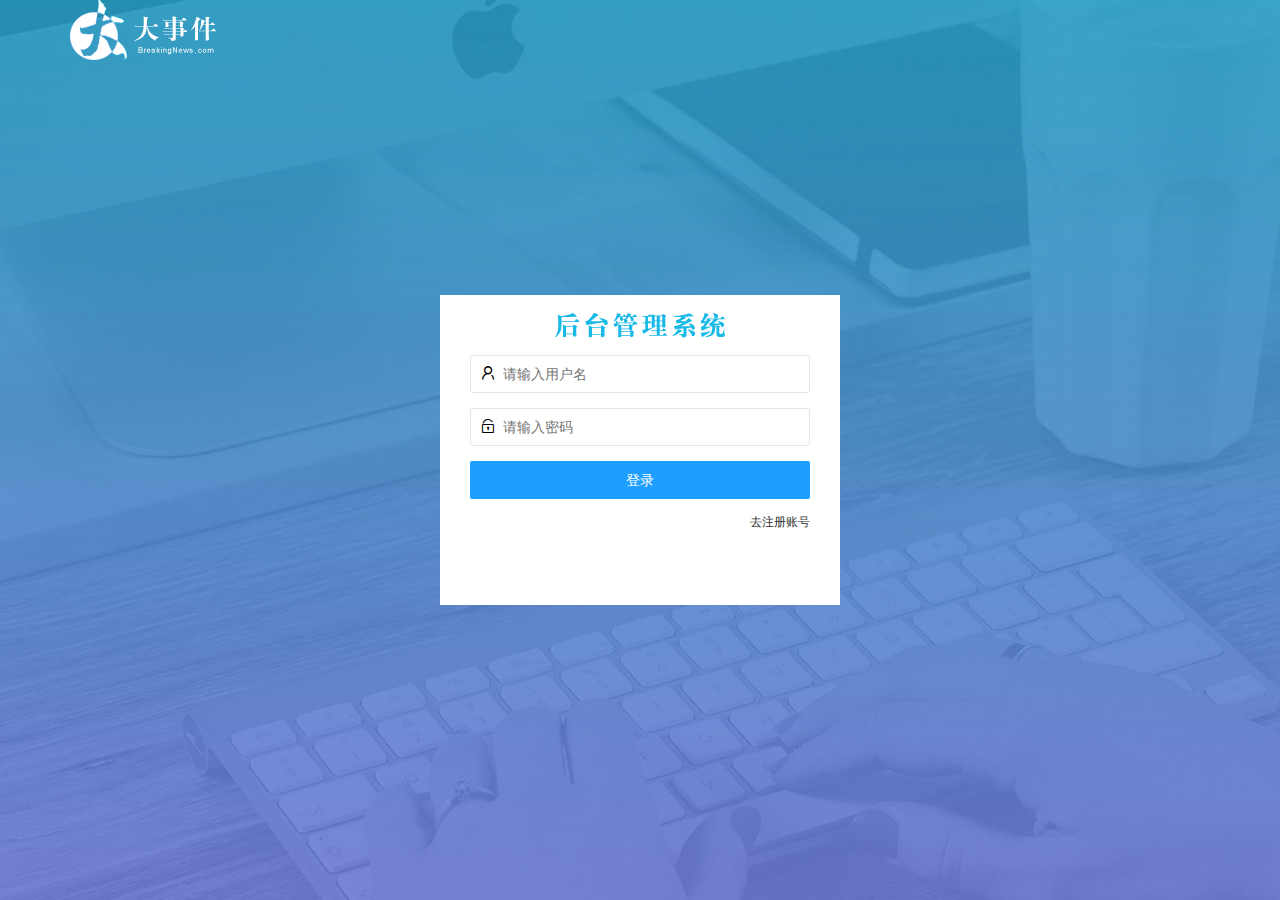
<file: login.html>
<!DOCTYPE html>
<html lang="en">

<head>
    <meta charset="UTF-8">
    <meta http-equiv="X-UA-Compatible" content="IE=edge">
    <meta name="viewport" content="width=device-width, initial-scale=1.0">
    <title>大事件登录/注册</title>
    <link rel="stylesheet" href="/assets/css/login.css">
    <!-- 导入layui样式表 -->
    <link rel="stylesheet" href="/assets/lib/layui/css/layui.css">
</head>

<body>
    <!-- 头部的logo区 -->
    <div class="layui-main">
        <img src="/assets/images/logo.png" alt="">
    </div>

    <!-- 登录注册区 -->
    <div class="loginAndRegBox">
        <div class="title-box"></div>
        <!-- 登录的div -->
        <div class="login-box">
            <form class="layui-form" action="" id="form_login">

                <div class="layui-form-item">
                    <i class="layui-icon layui-icon-username"></i>
                    <input type="text" name="username" required lay-verify="required" placeholder="请输入用户名" autocomplete="off" class="layui-input">
                </div>
                <div class="layui-form-item">
                    <i class="layui-icon layui-icon-password"></i>
                    <input type="password" name="password" required lay-verify="required|pwd" placeholder="请输入密码" autocomplete="off" class="layui-input">
                </div>
                <div class="layui-form-item">
                    <button class="layui-btn layui-btn-fluid layui-btn-normal" lay-submit>登录</button>
                </div>

                <div class="layui-form-item links">
                    <a href="javascript:;" id="link_reg">去注册账号</a>
                </div>
            </form>
        </div>
        <!-- 注册的div -->
        <div class="reg-box">
            <form class="layui-form" action="" id="form_reg">

                <div class="layui-form-item">
                    <i class="layui-icon layui-icon-username"></i>
                    <input type="text" name="username" required lay-verify="required" placeholder="请输入用户名" autocomplete="off" class="layui-input">
                </div>
                <div class="layui-form-item">
                    <i class="layui-icon layui-icon-password"></i>
                    <input type="password" name="password" required lay-verify="required|pwd" placeholder="请输入密码" autocomplete="off" class="layui-input">
                </div>
                <div class="layui-form-item">
                    <i class="layui-icon layui-icon-password"></i>
                    <input type="password" name="repassword" required lay-verify="required|pwd|repwd" placeholder="请再次输入密码" autocomplete="off" class="layui-input">
                </div>
                <div class="layui-form-item">
                    <button class="layui-btn layui-btn-fluid layui-btn-normal" lay-submit>注册</button>
                </div>

                <div class="layui-form-item links">
                    <a href="javascript:;" id="link_login">去登录账号</a>
                </div>
            </form>

        </div>
    </div>
    <script src="/assets/lib/layui/layui.all.js"></script>
    <!-- 导入Jquery -->
    <script src="/assets/lib/jquery.js"></script>
    <script src="/assets/js/baseAPI.js"></script>
    <!-- 导入自己的javascript脚本 -->
    <script src="/assets/js/login.js"></script>

</body>

</html>
</file>
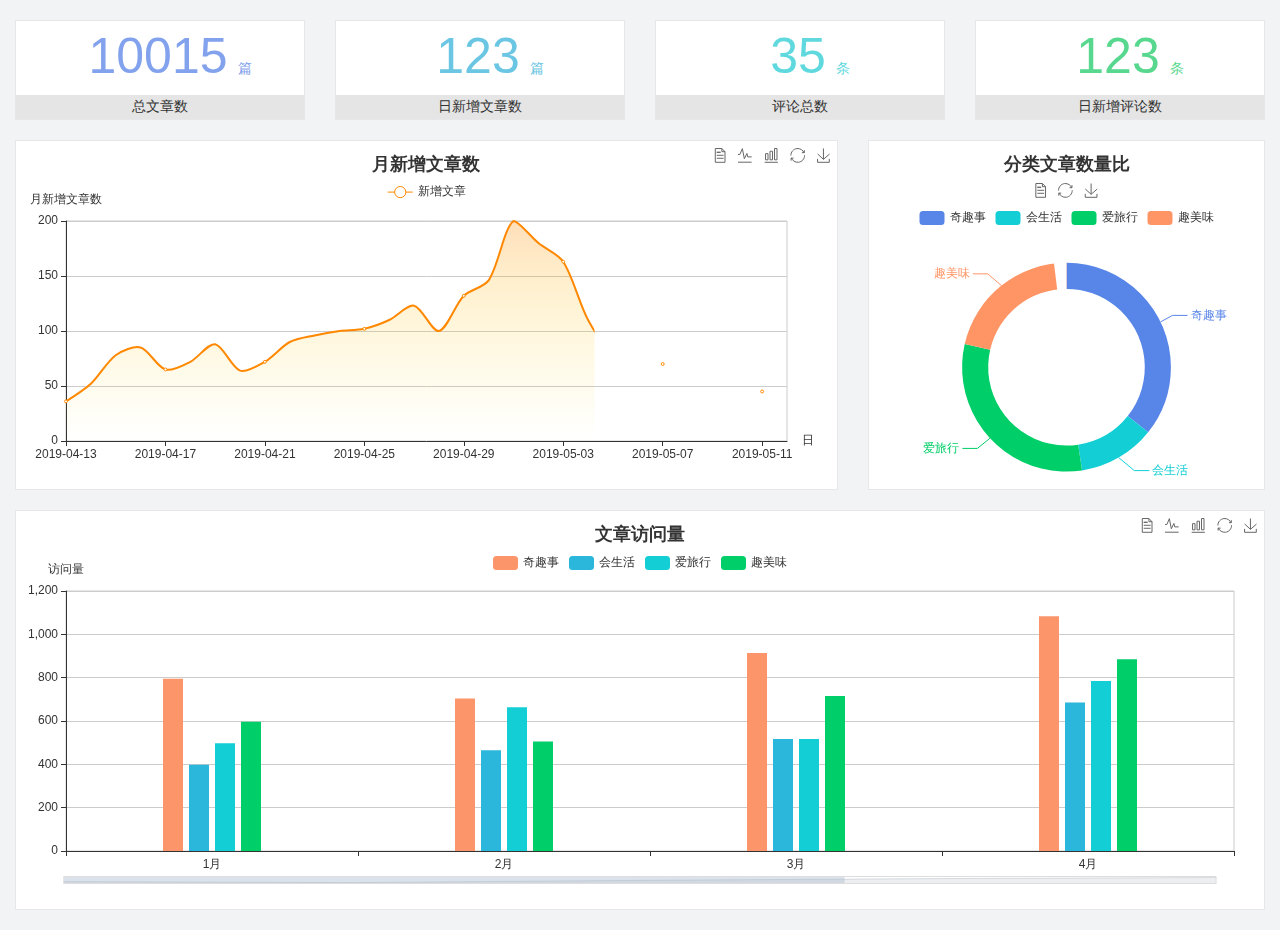
<file: home/dashboard.html>
<!DOCTYPE html>
<html lang="en">

<head>
  <meta charset="UTF-8">
  <meta name="viewport" content="width=device-width, initial-scale=1.0">
  <meta http-equiv="X-UA-Compatible" content="ie=edge">
  <title>图表统计</title>
  <link rel="stylesheet" href="../../assets/lib/bootstrap.css" />
  <link rel="stylesheet" href="../../assets/lib/main.css" />
  <script src="../../assets/lib/jquery.js"></script>
  <script type="text/javascript" src="../../assets/lib/echarts.min.js"></script>
</head>

<body>
  <div class="container-fluid">
    <div class="row spannel_list">
      <div class="col-sm-3 col-xs-6">
        <div class="spannel">
          <em>10015</em><span>篇</span>
          <b>总文章数</b>
        </div>
      </div>
      <div class="col-sm-3 col-xs-6">
        <div class="spannel scolor01">
          <em>123</em><span>篇</span>
          <b>日新增文章数</b>
        </div>
      </div>
      <div class="col-sm-3 col-xs-6">
        <div class="spannel scolor02">
          <em>35</em><span>条</span>
          <b>评论总数</b>
        </div>
      </div>
      <div class="col-sm-3 col-xs-6">
        <div class="spannel scolor03">
          <em>123</em><span>条</span>
          <b>日新增评论数</b>
        </div>
      </div>
    </div>
  </div>

  <div class="container-fluid">
    <div class="row curve-pie">
      <div class="col-lg-8 col-md-8">
        <div class="gragh_pannel" id="curve_show"></div>
      </div>
      <div class="col-lg-4 col-md-4">
        <div class="gragh_pannel" id="pie_show"></div>
      </div>
    </div>
  </div>

  <div class="container-fluid">
    <div class="column_pannel" id="column_show"></div>
  </div>

  <script>
    var oChart = echarts.init(document.getElementById('curve_show'));
    var aList_all = [
      { 'count': 36, 'date': '2019-04-13' },
      { 'count': 52, 'date': '2019-04-14' },
      { 'count': 78, 'date': '2019-04-15' },
      { 'count': 85, 'date': '2019-04-16' },
      { 'count': 65, 'date': '2019-04-17' },
      { 'count': 72, 'date': '2019-04-18' },
      { 'count': 88, 'date': '2019-04-19' },
      { 'count': 64, 'date': '2019-04-20' },
      { 'count': 72, 'date': '2019-04-21' },
      { 'count': 90, 'date': '2019-04-22' },
      { 'count': 96, 'date': '2019-04-23' },
      { 'count': 100, 'date': '2019-04-24' },
      { 'count': 102, 'date': '2019-04-25' },
      { 'count': 110, 'date': '2019-04-26' },
      { 'count': 123, 'date': '2019-04-27' },
      { 'count': 100, 'date': '2019-04-28' },
      { 'count': 132, 'date': '2019-04-29' },
      { 'count': 146, 'date': '2019-04-30' },
      { 'count': 200, 'date': '2019-05-01' },
      { 'count': 180, 'date': '2019-05-02' },
      { 'count': 163, 'date': '2019-05-03' },
      { 'count': 110, 'date': '2019-05-04' },
      { 'count': 80, 'date': '2019-05-05' },
      { 'count': 82, 'date': '2019-05-06' },
      { 'count': 70, 'date': '2019-05-07' },
      { 'count': 65, 'date': '2019-05-08' },
      { 'count': 54, 'date': '2019-05-09' },
      { 'count': 40, 'date': '2019-05-10' },
      { 'count': 45, 'date': '2019-05-11' },
      { 'count': 38, 'date': '2019-05-12' },
    ];

    let aCount = [];
    let aDate = [];

    for (var i = 0; i < aList_all.length; i++) {
      aCount.push(aList_all[i].count);
      aDate.push(aList_all[i].date);
    }

    var chartopt = {
      title: {
        text: '月新增文章数',
        left: 'center',
        top: '10'
      },
      tooltip: {
        trigger: 'axis'
      },
      legend: {
        data: ['新增文章'],
        top: '40'
      },
      toolbox: {
        show: true,
        feature: {
          mark: { show: true },
          dataView: { show: true, readOnly: false },
          magicType: { show: true, type: ['line', 'bar'] },
          restore: { show: true },
          saveAsImage: { show: true }
        }
      },
      calculable: true,
      xAxis: [
        {
          name: '日',
          type: 'category',
          boundaryGap: false,
          data: aDate
        }
      ],
      yAxis: [
        {
          name: '月新增文章数',
          type: 'value'
        }
      ],
      series: [
        {
          name: '新增文章',
          type: 'line',
          smooth: true,
          itemStyle: { normal: { areaStyle: { type: 'default' }, color: '#f80' }, lineStyle: { color: '#f80' } },
          data: aCount
        }],
      areaStyle: {
        normal: {
          color: new echarts.graphic.LinearGradient(0, 0, 0, 1, [{
            offset: 0,
            color: 'rgba(255,136,0,0.39)'
          }, {
            offset: .34,
            color: 'rgba(255,180,0,0.25)'
          }, {
            offset: 1,
            color: 'rgba(255,222,0,0.00)'
          }])

        }
      },
      grid: {
        show: true,
        x: 50,
        x2: 50,
        y: 80,
        height: 220
      }
    };

    oChart.setOption(chartopt);


    var oPie = echarts.init(document.getElementById('pie_show'));
    var oPieopt =
    {
      title: {
        top: 10,
        text: '分类文章数量比',
        x: 'center'
      },
      tooltip: {
        trigger: 'item',
        formatter: "{a} <br/>{b} : {c} ({d}%)"
      },
      color: ['#5885e8', '#13cfd5', '#00ce68', '#ff9565'],
      legend: {
        x: 'center',
        top: 65,
        data: ['奇趣事', '会生活', '爱旅行', '趣美味']
      },
      toolbox: {
        show: true,
        x: 'center',
        top: 35,
        feature: {
          mark: { show: true },
          dataView: { show: true, readOnly: false },
          magicType: {
            show: true,
            type: ['pie', 'funnel'],
            option: {
              funnel: {
                x: '25%',
                width: '50%',
                funnelAlign: 'left',
                max: 1548
              }
            }
          },
          restore: { show: true },
          saveAsImage: { show: true }
        }
      },
      calculable: true,
      series: [
        {
          name: '访问来源',
          type: 'pie',
          radius: ['45%', '60%'],
          center: ['50%', '65%'],
          data: [
            { value: 300, name: '奇趣事' },
            { value: 100, name: '会生活' },
            { value: 260, name: '爱旅行' },
            { value: 180, name: '趣美味' }
          ]
        }
      ]
    };
    oPie.setOption(oPieopt);



    var oColumn = this.echarts.init(document.getElementById('column_show'));
    var oColumnopt =
    {
      title: {
        text: '文章访问量',
        left: 'center',
        top: '10'
      },
      tooltip: {
        trigger: 'axis'
      },
      legend: {
        data: ['奇趣事', '会生活', '爱旅行', '趣美味'],
        top: '40'
      },
      toolbox: {
        show: true,
        feature: {
          mark: { show: true },
          dataView: { show: true, readOnly: false },
          magicType: { show: true, type: ['line', 'bar'] },
          restore: { show: true },
          saveAsImage: { show: true }
        }
      },
      calculable: true,
      xAxis: [
        {
          type: 'category',
          data: ['1月', '2月', '3月', '4月', '5月']
        }
      ],
      yAxis: [
        {
          name: '访问量',
          type: 'value'
        }
      ],
      series: [
        {
          name: '奇趣事',
          type: 'bar',
          barWidth: 20,
          itemStyle: {
            normal: { areaStyle: { type: 'default' }, color: '#fd956a' }
          },
          data: [800, 708, 920, 1090, 1200]
        },
        {
          name: '会生活',
          type: 'bar',
          barWidth: 20,
          itemStyle: {
            normal: { areaStyle: { type: 'default' }, color: '#2bb6db' }
          },
          data: [400, 468, 520, 690, 800]
        },
        {
          name: '爱旅行',
          type: 'bar',
          barWidth: 20,
          itemStyle: {
            normal: { areaStyle: { type: 'default' }, color: '#13cfd5' }
          },
          data: [500, 668, 520, 790, 900]
        },
        {
          name: '趣美味',
          type: 'bar',
          barWidth: 20,
          itemStyle: {
            normal: { areaStyle: { type: 'default' }, color: '#00ce68' }
          },
          data: [600, 508, 720, 890, 1000]
        }
      ],
      grid: {
        show: true,
        x: 50,
        x2: 30,
        y: 80,
        height: 260
      },
      dataZoom: [//给x轴设置滚动条
        {
          start: 0,//默认为0
          end: 100 - 1000 / 31,//默认为100
          type: 'slider',
          show: true,
          xAxisIndex: [0],
          handleSize: 0,//滑动条的 左右2个滑动条的大小
          height: 8,//组件高度
          left: 45, //左边的距离
          right: 50,//右边的距离
          bottom: 26,//右边的距离
          handleColor: '#ddd',//h滑动图标的颜色
          handleStyle: {
            borderColor: "#cacaca",
            borderWidth: "1",
            shadowBlur: 2,
            background: "#ddd",
            shadowColor: "#ddd",
          }
        }]
    };
    oColumn.setOption(oColumnopt);
  </script>
</body>

</html>
</file>
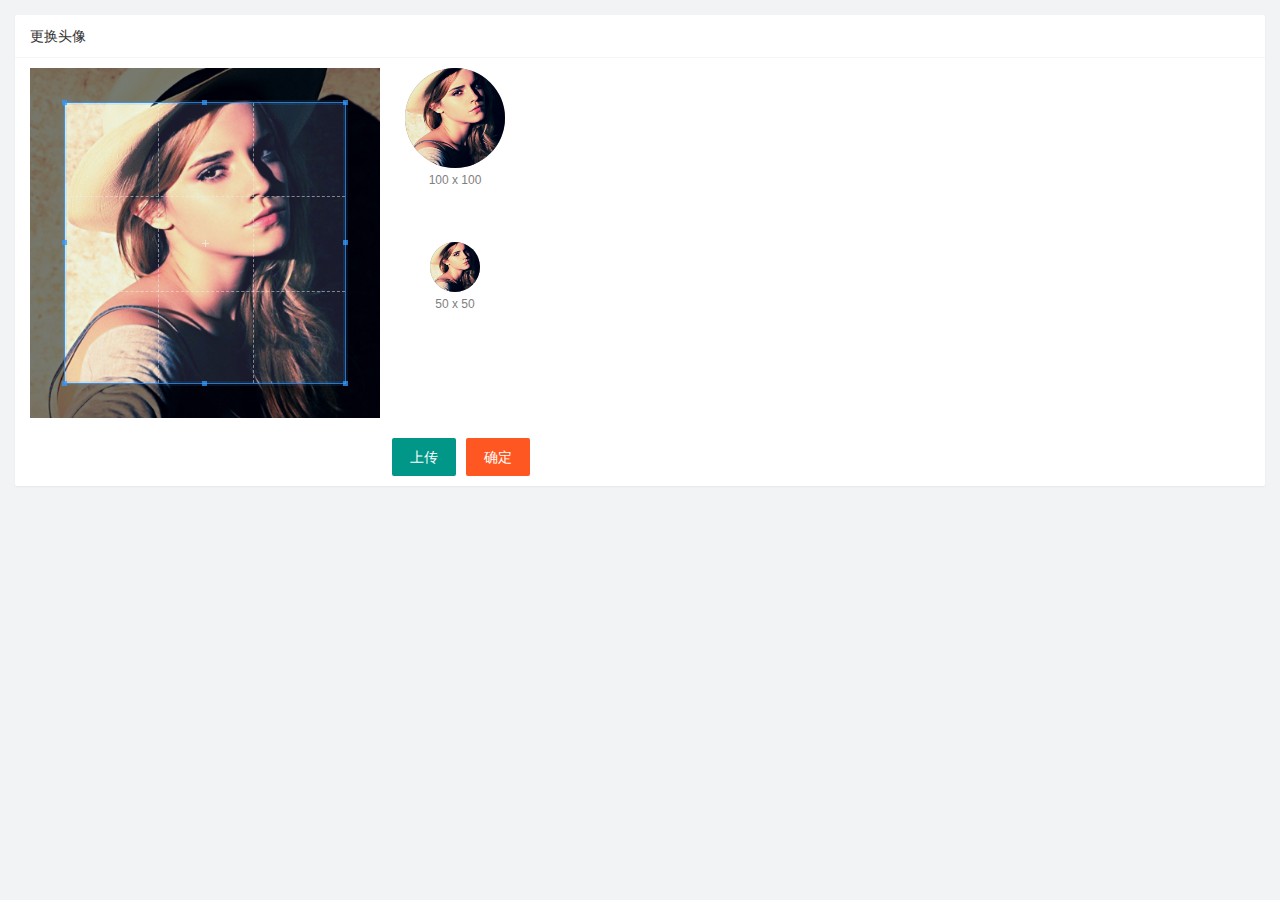
<file: user/user_avatar.html>
<!DOCTYPE html>
<html lang="en">

<head>
    <meta charset="UTF-8">
    <meta http-equiv="X-UA-Compatible" content="IE=edge">
    <meta name="viewport" content="width=device-width, initial-scale=1.0">
    <title>Document</title>
    <link rel="stylesheet" href="/assets/lib/layui/css/layui.css">
    <link rel="stylesheet" href="/assets/css/user_avatar.css">
    <link rel="stylesheet" href="/assets/lib/cropper/cropper.css" />
</head>

<body>
    <!-- 卡片区域 -->
    <div class="layui-card">
        <div class="layui-card-header">更换头像</div>
        <div class="layui-card-body">
            <div class="row1">
                <!-- 图片裁剪区域 -->
                <div class="cropper-box">
                    <!-- 这个 img 标签很重要，将来会把它初始化为裁剪区域 -->
                    <img id="image" src="/assets/images/sample.jpg" /> </div>
                <!-- 图片的预览区域 -->
                <div class="preview-box">
                    <div>
                        <!-- 宽高为 100px 的预览区域 -->
                        <div class="img-preview w100"></div>
                        <p class="size">100 x 100</p>
                    </div>
                    <div>
                        <!-- 宽高为 50px 的预览区域 -->
                        <div class="img-preview w50"></div>
                        <p class="size">50 x 50</p>
                    </div>
                </div>
            </div>
            <!-- 第二行的按钮区域 -->
            <div class="row2">
                <input type="file" id="file" accept="image/png,image/jpeg" />
                <button type="button" class="layui-btn" id="btnChooseImage">上传</button>
                <button type="button" class="layui-btn layui-btn-danger" id="btnUpload">确定</button> </div>
        </div>
    </div>
    <script src="/assets/lib/jquery.js"></script>
    <script src="/assets/lib/cropper/Cropper.js"></script>
    <script src="/assets/lib/cropper/jquery-cropper.js"></script>
    <script src="/assets/lib/layui/layui.all.js"></script>
    <script src="/assets/js/baseAPI.js"></script>
    <script src="/assets/js/user/user_avatar.js"></script>
</body>

</html>
</file>
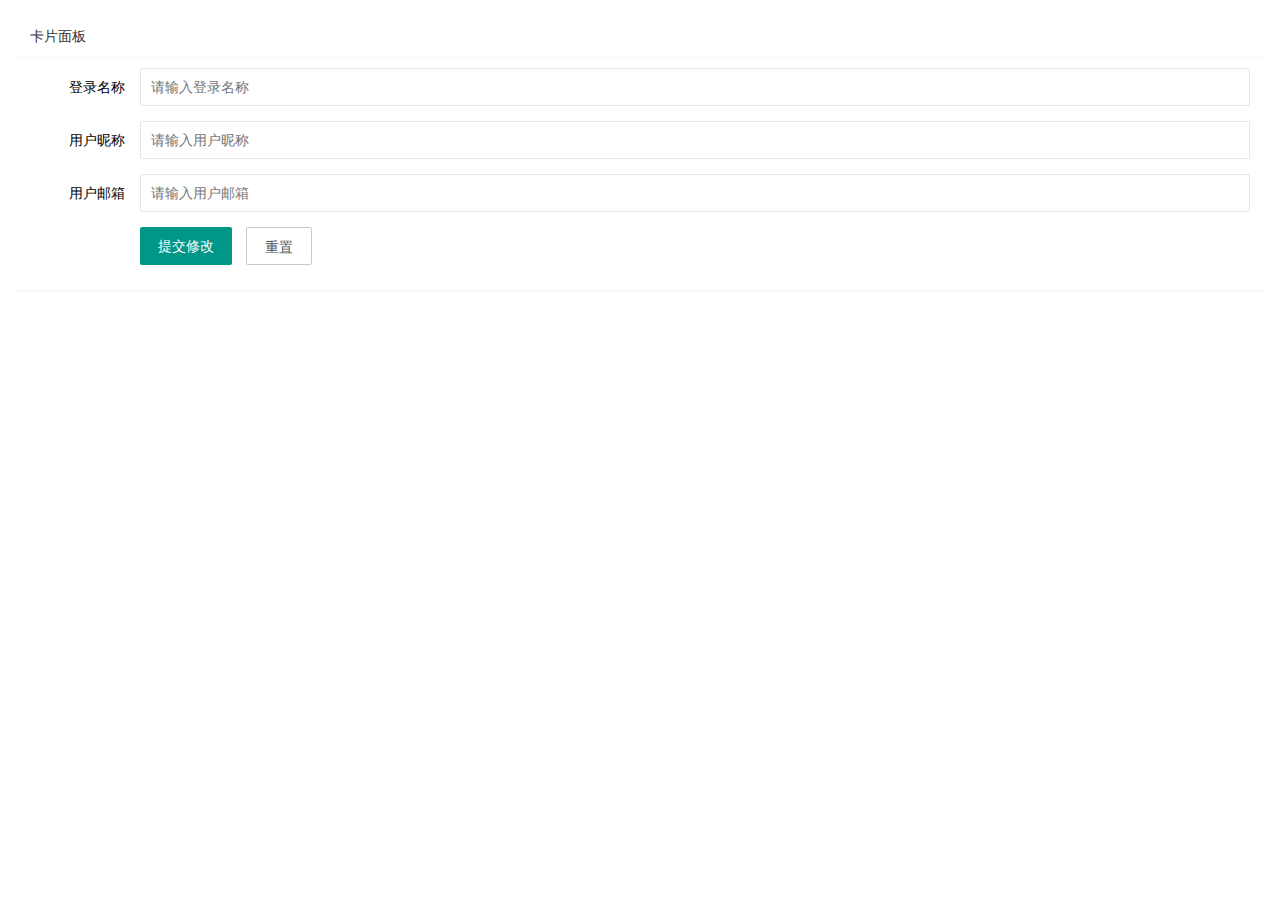
<file: user/user_info.html>
<!DOCTYPE html>
<html lang="en">

<head>
    <meta charset="UTF-8">
    <meta http-equiv="X-UA-Compatible" content="IE=edge">
    <meta name="viewport" content="width=device-width, initial-scale=1.0">
    <title>Document</title>
    <link rel="stylesheet" href="/assets/lib/layui/css/layui.css">
    <link rel="stylesheet" href="/assets/css/user_info.css">
</head>

<body>
    <div class="layui-card">
        <div class="layui-card-header">卡片面板</div>
        <div class="layui-card-body">
            <form class="layui-form" lay-filter="formUserInfo">
                <div class="layui-form-item">
                    <label class="layui-form-label">登录名称</label>
                    <div class="layui-input-block">
                        <input type="text" name="username" required lay-verify="required" placeholder="请输入登录名称" autocomplete="off" class="layui-input">
                    </div>
                </div>
                <div class="layui-form-item">
                    <label class="layui-form-label">用户昵称</label>
                    <div class="layui-input-block">

                        <input type="text" name="nickname" required lay-verify="required|nickname" placeholder="请输入用户昵称" autocomplete="off" class="layui-input">
                    </div>
                </div>
                <div class="layui-form-item">
                    <label class="layui-form-label">用户邮箱</label>
                    <div class="layui-input-block">
                        <input type="text" name="email" required lay-verify="required|email" placeholder="请输入用户邮箱" autocomplete="off" class="layui-input">
                    </div>
                </div>
                <input type="hidden" name="id" value="">
                <div class="layui-form-item">
                    <div class="layui-input-block">
                        <button class="layui-btn" lay-submit lay-filter="formDemo">提交修改</button>
                        <button type="reset" class="layui-btn layui-btn-primary" id="btnReset">重置</button>
                    </div>
                </div>
            </form>
        </div>
    </div>
    <script src="/assets/lib/layui/layui.all.js"></script>

    <script src="/assets/lib/jquery.js"></script>
    <script src="/assets/js/baseAPI.js"></script>
    <script src="/assets/js/user/user_info.js"></script>
</body>

</html>
</file>
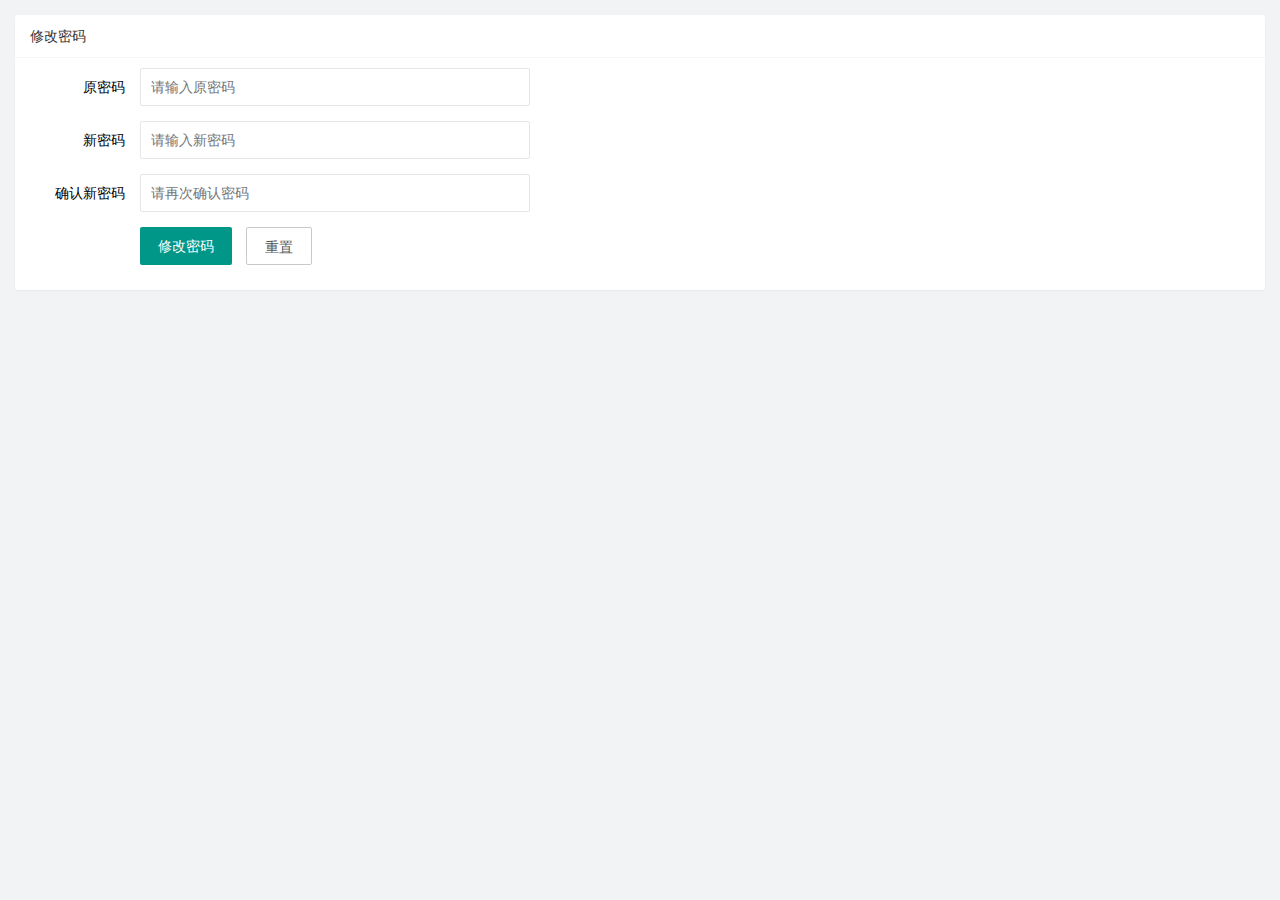
<file: user/user_pwd.html>
<!DOCTYPE html>
<html lang="en">

<head>
    <meta charset="UTF-8" />
    <meta name="viewport" content="width=device-width, initial-scale=1.0" />
    <title>Document</title>
    <link rel="stylesheet" href="/assets/lib/layui/css/layui.css" />
    <link rel="stylesheet" href="/assets/css/user_pwd.css" />
</head>

<body>
    <!-- 卡片区域 -->
    <div class="layui-card">
        <div class="layui-card-header">修改密码</div>
        <div class="layui-card-body">
            <form class="layui-form">
                <div class="layui-form-item">
                    <label class="layui-form-label">原密码</label>
                    <div class="layui-input-block">
                        <input type="password" name="oldPwd" required lay-verify="required|pwd" placeholder="请输入原密码" autocomplete="off" class="layui-input" />
                    </div>
                </div>
                <div class="layui-form-item">
                    <label class="layui-form-label">新密码</label>
                    <div class="layui-input-block">
                        <input type="password" name="newPwd" required lay-verify="required|pwd|samePwd" placeholder="请输入新密码" autocomplete="off" class="layui-input" />
                    </div>
                </div>
                <div class="layui-form-item">
                    <label class="layui-form-label">确认新密码</label>
                    <div class="layui-input-block">
                        <input type="password" name="rePwd" required lay-verify="required|pwd|rePwd" placeholder="请再次确认密码" autocomplete="off" class="layui-input" />
                    </div>
                </div>
                <div class="layui-form-item">
                    <div class="layui-input-block">
                        <button class="layui-btn" lay-submit lay-filter="formDemo">修改密码</button>
                        <button type="reset" class="layui-btn layui-btn-primary">重置</button>
                    </div>
                </div>
            </form>
        </div>
    </div>

    <!-- 导入 layui 的 js -->
    <script src="/assets/lib/layui/layui.all.js"></script>
    <!-- 导入 jQuery -->
    <script src="/assets/lib/jquery.js"></script>
    <!-- 导入 baseAPI -->
    <script src="/assets/js/baseAPI.js"></script>
    <!-- 导入自己的 js -->
    <script src="/assets/js/user/user_pwd.js"></script>
</body>

</html>
</file>
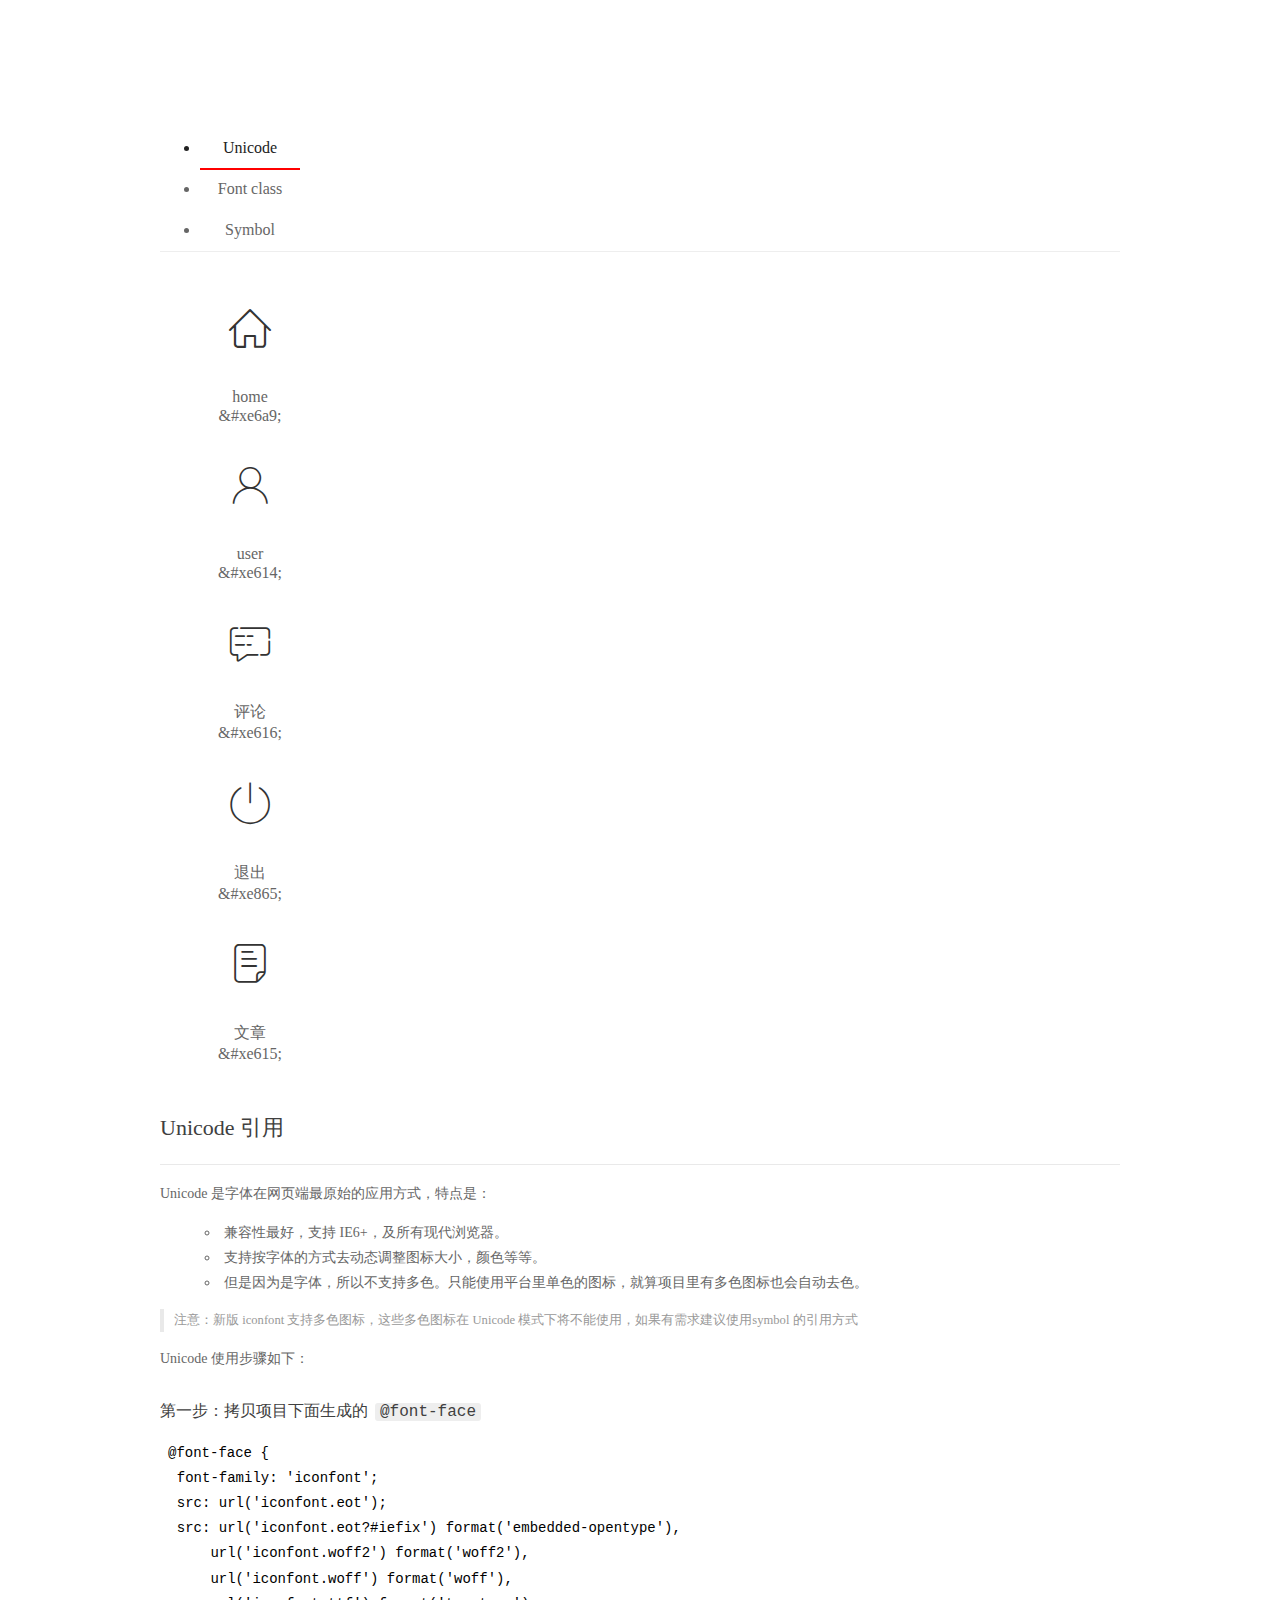
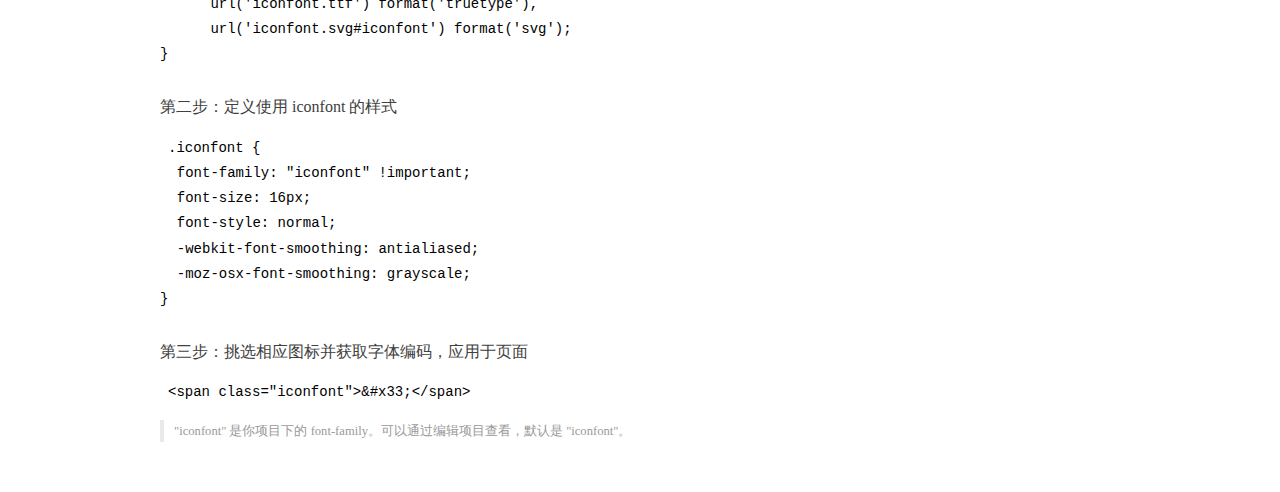
<file: assets/fonts/demo_index.html>
<!DOCTYPE html>
<html>

<head>
    <meta charset="utf-8" />
    <title>IconFont Demo</title>
    <link rel="shortcut icon" href="https://gtms04.alicdn.com/tps/i4/TB1_oz6GVXXXXaFXpXXJDFnIXXX-64-64.ico" type="image/x-icon" />
    <link rel="stylesheet" href="https://g.alicdn.com/thx/cube/1.3.2/cube.min.css">
    <link rel="stylesheet" href="demo.css">
    <link rel="stylesheet" href="iconfont.css">
    <script src="iconfont.js"></script>
    <!-- jQuery -->
    <script src="https://a1.alicdn.com/oss/uploads/2018/12/26/7bfddb60-08e8-11e9-9b04-53e73bb6408b.js"></script>
    <!-- 代码高亮 -->
    <script src="https://a1.alicdn.com/oss/uploads/2018/12/26/a3f714d0-08e6-11e9-8a15-ebf944d7534c.js"></script>

</head>

<body>
    <div class="main">
        <h1 class="logo"><a href="https://www.iconfont.cn/" title="iconfont 首页" target="_blank">&#xe86b;</a></h1>
        <div class="nav-tabs">
            <ul id="tabs" class="dib-box">
                <li class="dib active"><span>Unicode</span></li>
                <li class="dib"><span>Font class</span></li>
                <li class="dib"><span>Symbol</span></li>
            </ul>

        </div>
        <div class="tab-container">
            <div class="content unicode" style="display: block;">
                <ul class="icon_lists dib-box">

                    <li class="dib">
                        <span class="icon iconfont">&#xe6a9;</span>
                        <div class="name">home</div>
                        <div class="code-name">&amp;#xe6a9;</div>
                    </li>

                    <li class="dib">
                        <span class="icon iconfont">&#xe614;</span>
                        <div class="name">user</div>
                        <div class="code-name">&amp;#xe614;</div>
                    </li>

                    <li class="dib">
                        <span class="icon iconfont">&#xe616;</span>
                        <div class="name">评论</div>
                        <div class="code-name">&amp;#xe616;</div>
                    </li>

                    <li class="dib">
                        <span class="icon iconfont">&#xe865;</span>
                        <div class="name">退出</div>
                        <div class="code-name">&amp;#xe865;</div>
                    </li>

                    <li class="dib">
                        <span class="icon iconfont">&#xe615;</span>
                        <div class="name">文章</div>
                        <div class="code-name">&amp;#xe615;</div>
                    </li>

                </ul>
                <div class="article markdown">
                    <h2 id="unicode-">Unicode 引用</h2>
                    <hr>

                    <p>Unicode 是字体在网页端最原始的应用方式，特点是：</p>
                    <ul>
                        <li>兼容性最好，支持 IE6+，及所有现代浏览器。</li>
                        <li>支持按字体的方式去动态调整图标大小，颜色等等。</li>
                        <li>但是因为是字体，所以不支持多色。只能使用平台里单色的图标，就算项目里有多色图标也会自动去色。</li>
                    </ul>
                    <blockquote>
                        <p>注意：新版 iconfont 支持多色图标，这些多色图标在 Unicode 模式下将不能使用，如果有需求建议使用symbol 的引用方式</p>
                    </blockquote>
                    <p>Unicode 使用步骤如下：</p>
                    <h3 id="-font-face">第一步：拷贝项目下面生成的 <code>@font-face</code></h3>
                    <pre><code class="language-css"
>@font-face {
  font-family: 'iconfont';
  src: url('iconfont.eot');
  src: url('iconfont.eot?#iefix') format('embedded-opentype'),
      url('iconfont.woff2') format('woff2'),
      url('iconfont.woff') format('woff'),
      url('iconfont.ttf') format('truetype'),
      url('iconfont.svg#iconfont') format('svg');
}
</code></pre>
                    <h3 id="-iconfont-">第二步：定义使用 iconfont 的样式</h3>
                    <pre><code class="language-css"
>.iconfont {
  font-family: "iconfont" !important;
  font-size: 16px;
  font-style: normal;
  -webkit-font-smoothing: antialiased;
  -moz-osx-font-smoothing: grayscale;
}
</code></pre>
                    <h3 id="-">第三步：挑选相应图标并获取字体编码，应用于页面</h3>
                    <pre>
<code class="language-html"
>&lt;span class="iconfont"&gt;&amp;#x33;&lt;/span&gt;
</code></pre>
                    <blockquote>
                        <p>"iconfont" 是你项目下的 font-family。可以通过编辑项目查看，默认是 "iconfont"。</p>
                    </blockquote>
                </div>
            </div>
            <div class="content font-class">
                <ul class="icon_lists dib-box">

                    <li class="dib">
                        <span class="icon iconfont icon-home"></span>
                        <div class="name">
                            home
                        </div>
                        <div class="code-name">.icon-home
                        </div>
                    </li>

                    <li class="dib">
                        <span class="icon iconfont icon-user"></span>
                        <div class="name">
                            user
                        </div>
                        <div class="code-name">.icon-user
                        </div>
                    </li>

                    <li class="dib">
                        <span class="icon iconfont icon-pinglun"></span>
                        <div class="name">
                            评论
                        </div>
                        <div class="code-name">.icon-pinglun
                        </div>
                    </li>

                    <li class="dib">
                        <span class="icon iconfont icon-tuichu"></span>
                        <div class="name">
                            退出
                        </div>
                        <div class="code-name">.icon-tuichu
                        </div>
                    </li>

                    <li class="dib">
                        <span class="icon iconfont icon-16"></span>
                        <div class="name">
                            文章
                        </div>
                        <div class="code-name">.icon-16
                        </div>
                    </li>

                </ul>
                <div class="article markdown">
                    <h2 id="font-class-">font-class 引用</h2>
                    <hr>

                    <p>font-class 是 Unicode 使用方式的一种变种，主要是解决 Unicode 书写不直观，语意不明确的问题。</p>
                    <p>与 Unicode 使用方式相比，具有如下特点：</p>
                    <ul>
                        <li>兼容性良好，支持 IE8+，及所有现代浏览器。</li>
                        <li>相比于 Unicode 语意明确，书写更直观。可以很容易分辨这个 icon 是什么。</li>
                        <li>因为使用 class 来定义图标，所以当要替换图标时，只需要修改 class 里面的 Unicode 引用。</li>
                        <li>不过因为本质上还是使用的字体，所以多色图标还是不支持的。</li>
                    </ul>
                    <p>使用步骤如下：</p>
                    <h3 id="-fontclass-">第一步：引入项目下面生成的 fontclass 代码：</h3>
                    <pre><code class="language-html">&lt;link rel="stylesheet" href="./iconfont.css"&gt;
</code></pre>
                    <h3 id="-">第二步：挑选相应图标并获取类名，应用于页面：</h3>
                    <pre><code class="language-html">&lt;span class="iconfont icon-xxx"&gt;&lt;/span&gt;
</code></pre>
                    <blockquote>
                        <p>" iconfont" 是你项目下的 font-family。可以通过编辑项目查看，默认是 "iconfont"。</p>
                    </blockquote>
                </div>
            </div>
            <div class="content symbol">
                <ul class="icon_lists dib-box">

                    <li class="dib">
                        <svg class="icon svg-icon" aria-hidden="true">
                  <use xlink:href="#icon-home"></use>
                </svg>
                        <div class="name">home</div>
                        <div class="code-name">#icon-home</div>
                    </li>

                    <li class="dib">
                        <svg class="icon svg-icon" aria-hidden="true">
                  <use xlink:href="#icon-user"></use>
                </svg>
                        <div class="name">user</div>
                        <div class="code-name">#icon-user</div>
                    </li>

                    <li class="dib">
                        <svg class="icon svg-icon" aria-hidden="true">
                  <use xlink:href="#icon-pinglun"></use>
                </svg>
                        <div class="name">评论</div>
                        <div class="code-name">#icon-pinglun</div>
                    </li>

                    <li class="dib">
                        <svg class="icon svg-icon" aria-hidden="true">
                  <use xlink:href="#icon-tuichu"></use>
                </svg>
                        <div class="name">退出</div>
                        <div class="code-name">#icon-tuichu</div>
                    </li>

                    <li class="dib">
                        <svg class="icon svg-icon" aria-hidden="true">
                  <use xlink:href="#icon-16"></use>
                </svg>
                        <div class="name">文章</div>
                        <div class="code-name">#icon-16</div>
                    </li>

                </ul>
                <div class="article markdown">
                    <h2 id="symbol-">Symbol 引用</h2>
                    <hr>

                    <p>这是一种全新的使用方式，应该说这才是未来的主流，也是平台目前推荐的用法。相关介绍可以参考这篇<a href="">文章</a> 这种用法其实是做了一个 SVG 的集合，与另外两种相比具有如下特点：</p>
                    <ul>
                        <li>支持多色图标了，不再受单色限制。</li>
                        <li>通过一些技巧，支持像字体那样，通过 <code>font-size</code>, <code>color</code> 来调整样式。</li>
                        <li>兼容性较差，支持 IE9+，及现代浏览器。</li>
                        <li>浏览器渲染 SVG 的性能一般，还不如 png。</li>
                    </ul>
                    <p>使用步骤如下：</p>
                    <h3 id="-symbol-">第一步：引入项目下面生成的 symbol 代码：</h3>
                    <pre><code class="language-html">&lt;script src="./iconfont.js"&gt;&lt;/script&gt;
</code></pre>
                    <h3 id="-css-">第二步：加入通用 CSS 代码（引入一次就行）：</h3>
                    <pre><code class="language-html">&lt;style&gt;
.icon {
  width: 1em;
  height: 1em;
  vertical-align: -0.15em;
  fill: currentColor;
  overflow: hidden;
}
&lt;/style&gt;
</code></pre>
                    <h3 id="-">第三步：挑选相应图标并获取类名，应用于页面：</h3>
                    <pre><code class="language-html">&lt;svg class="icon" aria-hidden="true"&gt;
  &lt;use xlink:href="#icon-xxx"&gt;&lt;/use&gt;
&lt;/svg&gt;
</code></pre>
                </div>
            </div>

        </div>
    </div>
    <script>
        $(document).ready(function() {
            $('.tab-container .content:first').show()

            $('#tabs li').click(function(e) {
                var tabContent = $('.tab-container .content')
                var index = $(this).index()

                if ($(this).hasClass('active')) {
                    return
                } else {
                    $('#tabs li').removeClass('active')
                    $(this).addClass('active')

                    tabContent.hide().eq(index).fadeIn()
                }
            })
        })
    </script>
</body>

</html>
</file>
<file: assets/css/login.css>
html,
body {
    margin: 0;
    padding: 0;
    height: 100%;
    width: 100%;
    background: url('/assets/images/login_bg.jpg') no-repeat center;
    background-size: cover;
}

.loginAndRegBox {
    width: 400px;
    height: 310px;
    background-color: #fff;
    position: absolute;
    left: 50%;
    top: 50%;
    transform: translate(-50%, -50%);
}

.title-box {
    height: 60px;
    background: url('/assets/images/login_title.png') no-repeat center;
}

.reg-box {
    display: none;
}

.layui-form {
    padding: 0 30px;
}

.links {
    display: flex;
    justify-content: end;
}

.links a {
    font-size: 12px;
}

.layui-form-item {
    position: relative;
}

.layui-icon {
    position: absolute;
    left: 10px;
    top: 10px;
}

.layui-form .layui-input {
    padding-left: 32px;
}
</file>
<file: assets/lib/layui/css/layui.css>
/** layui-v2.5.5 MIT License By https://www.layui.com */
 .layui-inline,img{display:inline-block;vertical-align:middle}h1,h2,h3,h4,h5,h6{font-weight:400}.layui-edge,.layui-header,.layui-inline,.layui-main{position:relative}.layui-body,.layui-edge,.layui-elip{overflow:hidden}.layui-btn,.layui-edge,.layui-inline,img{vertical-align:middle}.layui-btn,.layui-disabled,.layui-icon,.layui-unselect{-moz-user-select:none;-webkit-user-select:none;-ms-user-select:none}.layui-elip,.layui-form-checkbox span,.layui-form-pane .layui-form-label{text-overflow:ellipsis;white-space:nowrap}.layui-breadcrumb,.layui-tree-btnGroup{visibility:hidden}blockquote,body,button,dd,div,dl,dt,form,h1,h2,h3,h4,h5,h6,input,li,ol,p,pre,td,textarea,th,ul{margin:0;padding:0;-webkit-tap-highlight-color:rgba(0,0,0,0)}a:active,a:hover{outline:0}img{border:none}li{list-style:none}table{border-collapse:collapse;border-spacing:0}h4,h5,h6{font-size:100%}button,input,optgroup,option,select,textarea{font-family:inherit;font-size:inherit;font-style:inherit;font-weight:inherit;outline:0}pre{white-space:pre-wrap;white-space:-moz-pre-wrap;white-space:-pre-wrap;white-space:-o-pre-wrap;word-wrap:break-word}body{line-height:24px;font:14px Helvetica Neue,Helvetica,PingFang SC,Tahoma,Arial,sans-serif}hr{height:1px;margin:10px 0;border:0;clear:both}a{color:#333;text-decoration:none}a:hover{color:#777}a cite{font-style:normal;*cursor:pointer}.layui-border-box,.layui-border-box *{box-sizing:border-box}.layui-box,.layui-box *{box-sizing:content-box}.layui-clear{clear:both;*zoom:1}.layui-clear:after{content:'\20';clear:both;*zoom:1;display:block;height:0}.layui-inline{*display:inline;*zoom:1}.layui-edge{display:inline-block;width:0;height:0;border-width:6px;border-style:dashed;border-color:transparent}.layui-edge-top{top:-4px;border-bottom-color:#999;border-bottom-style:solid}.layui-edge-right{border-left-color:#999;border-left-style:solid}.layui-edge-bottom{top:2px;border-top-color:#999;border-top-style:solid}.layui-edge-left{border-right-color:#999;border-right-style:solid}.layui-disabled,.layui-disabled:hover{color:#d2d2d2!important;cursor:not-allowed!important}.layui-circle{border-radius:100%}.layui-show{display:block!important}.layui-hide{display:none!important}@font-face{font-family:layui-icon;src:url(../font/iconfont.eot?v=250);src:url(../font/iconfont.eot?v=250#iefix) format('embedded-opentype'),url(../font/iconfont.woff2?v=250) format('woff2'),url(../font/iconfont.woff?v=250) format('woff'),url(../font/iconfont.ttf?v=250) format('truetype'),url(../font/iconfont.svg?v=250#layui-icon) format('svg')}.layui-icon{font-family:layui-icon!important;font-size:16px;font-style:normal;-webkit-font-smoothing:antialiased;-moz-osx-font-smoothing:grayscale}.layui-icon-reply-fill:before{content:"\e611"}.layui-icon-set-fill:before{content:"\e614"}.layui-icon-menu-fill:before{content:"\e60f"}.layui-icon-search:before{content:"\e615"}.layui-icon-share:before{content:"\e641"}.layui-icon-set-sm:before{content:"\e620"}.layui-icon-engine:before{content:"\e628"}.layui-icon-close:before{content:"\1006"}.layui-icon-close-fill:before{content:"\1007"}.layui-icon-chart-screen:before{content:"\e629"}.layui-icon-star:before{content:"\e600"}.layui-icon-circle-dot:before{content:"\e617"}.layui-icon-chat:before{content:"\e606"}.layui-icon-release:before{content:"\e609"}.layui-icon-list:before{content:"\e60a"}.layui-icon-chart:before{content:"\e62c"}.layui-icon-ok-circle:before{content:"\1005"}.layui-icon-layim-theme:before{content:"\e61b"}.layui-icon-table:before{content:"\e62d"}.layui-icon-right:before{content:"\e602"}.layui-icon-left:before{content:"\e603"}.layui-icon-cart-simple:before{content:"\e698"}.layui-icon-face-cry:before{content:"\e69c"}.layui-icon-face-smile:before{content:"\e6af"}.layui-icon-survey:before{content:"\e6b2"}.layui-icon-tree:before{content:"\e62e"}.layui-icon-upload-circle:before{content:"\e62f"}.layui-icon-add-circle:before{content:"\e61f"}.layui-icon-download-circle:before{content:"\e601"}.layui-icon-templeate-1:before{content:"\e630"}.layui-icon-util:before{content:"\e631"}.layui-icon-face-surprised:before{content:"\e664"}.layui-icon-edit:before{content:"\e642"}.layui-icon-speaker:before{content:"\e645"}.layui-icon-down:before{content:"\e61a"}.layui-icon-file:before{content:"\e621"}.layui-icon-layouts:before{content:"\e632"}.layui-icon-rate-half:before{content:"\e6c9"}.layui-icon-add-circle-fine:before{content:"\e608"}.layui-icon-prev-circle:before{content:"\e633"}.layui-icon-read:before{content:"\e705"}.layui-icon-404:before{content:"\e61c"}.layui-icon-carousel:before{content:"\e634"}.layui-icon-help:before{content:"\e607"}.layui-icon-code-circle:before{content:"\e635"}.layui-icon-water:before{content:"\e636"}.layui-icon-username:before{content:"\e66f"}.layui-icon-find-fill:before{content:"\e670"}.layui-icon-about:before{content:"\e60b"}.layui-icon-location:before{content:"\e715"}.layui-icon-up:before{content:"\e619"}.layui-icon-pause:before{content:"\e651"}.layui-icon-date:before{content:"\e637"}.layui-icon-layim-uploadfile:before{content:"\e61d"}.layui-icon-delete:before{content:"\e640"}.layui-icon-play:before{content:"\e652"}.layui-icon-top:before{content:"\e604"}.layui-icon-friends:before{content:"\e612"}.layui-icon-refresh-3:before{content:"\e9aa"}.layui-icon-ok:before{content:"\e605"}.layui-icon-layer:before{content:"\e638"}.layui-icon-face-smile-fine:before{content:"\e60c"}.layui-icon-dollar:before{content:"\e659"}.layui-icon-group:before{content:"\e613"}.layui-icon-layim-download:before{content:"\e61e"}.layui-icon-picture-fine:before{content:"\e60d"}.layui-icon-link:before{content:"\e64c"}.layui-icon-diamond:before{content:"\e735"}.layui-icon-log:before{content:"\e60e"}.layui-icon-rate-solid:before{content:"\e67a"}.layui-icon-fonts-del:before{content:"\e64f"}.layui-icon-unlink:before{content:"\e64d"}.layui-icon-fonts-clear:before{content:"\e639"}.layui-icon-triangle-r:before{content:"\e623"}.layui-icon-circle:before{content:"\e63f"}.layui-icon-radio:before{content:"\e643"}.layui-icon-align-center:before{content:"\e647"}.layui-icon-align-right:before{content:"\e648"}.layui-icon-align-left:before{content:"\e649"}.layui-icon-loading-1:before{content:"\e63e"}.layui-icon-return:before{content:"\e65c"}.layui-icon-fonts-strong:before{content:"\e62b"}.layui-icon-upload:before{content:"\e67c"}.layui-icon-dialogue:before{content:"\e63a"}.layui-icon-video:before{content:"\e6ed"}.layui-icon-headset:before{content:"\e6fc"}.layui-icon-cellphone-fine:before{content:"\e63b"}.layui-icon-add-1:before{content:"\e654"}.layui-icon-face-smile-b:before{content:"\e650"}.layui-icon-fonts-html:before{content:"\e64b"}.layui-icon-form:before{content:"\e63c"}.layui-icon-cart:before{content:"\e657"}.layui-icon-camera-fill:before{content:"\e65d"}.layui-icon-tabs:before{content:"\e62a"}.layui-icon-fonts-code:before{content:"\e64e"}.layui-icon-fire:before{content:"\e756"}.layui-icon-set:before{content:"\e716"}.layui-icon-fonts-u:before{content:"\e646"}.layui-icon-triangle-d:before{content:"\e625"}.layui-icon-tips:before{content:"\e702"}.layui-icon-picture:before{content:"\e64a"}.layui-icon-more-vertical:before{content:"\e671"}.layui-icon-flag:before{content:"\e66c"}.layui-icon-loading:before{content:"\e63d"}.layui-icon-fonts-i:before{content:"\e644"}.layui-icon-refresh-1:before{content:"\e666"}.layui-icon-rmb:before{content:"\e65e"}.layui-icon-home:before{content:"\e68e"}.layui-icon-user:before{content:"\e770"}.layui-icon-notice:before{content:"\e667"}.layui-icon-login-weibo:before{content:"\e675"}.layui-icon-voice:before{content:"\e688"}.layui-icon-upload-drag:before{content:"\e681"}.layui-icon-login-qq:before{content:"\e676"}.layui-icon-snowflake:before{content:"\e6b1"}.layui-icon-file-b:before{content:"\e655"}.layui-icon-template:before{content:"\e663"}.layui-icon-auz:before{content:"\e672"}.layui-icon-console:before{content:"\e665"}.layui-icon-app:before{content:"\e653"}.layui-icon-prev:before{content:"\e65a"}.layui-icon-website:before{content:"\e7ae"}.layui-icon-next:before{content:"\e65b"}.layui-icon-component:before{content:"\e857"}.layui-icon-more:before{content:"\e65f"}.layui-icon-login-wechat:before{content:"\e677"}.layui-icon-shrink-right:before{content:"\e668"}.layui-icon-spread-left:before{content:"\e66b"}.layui-icon-camera:before{content:"\e660"}.layui-icon-note:before{content:"\e66e"}.layui-icon-refresh:before{content:"\e669"}.layui-icon-female:before{content:"\e661"}.layui-icon-male:before{content:"\e662"}.layui-icon-password:before{content:"\e673"}.layui-icon-senior:before{content:"\e674"}.layui-icon-theme:before{content:"\e66a"}.layui-icon-tread:before{content:"\e6c5"}.layui-icon-praise:before{content:"\e6c6"}.layui-icon-star-fill:before{content:"\e658"}.layui-icon-rate:before{content:"\e67b"}.layui-icon-template-1:before{content:"\e656"}.layui-icon-vercode:before{content:"\e679"}.layui-icon-cellphone:before{content:"\e678"}.layui-icon-screen-full:before{content:"\e622"}.layui-icon-screen-restore:before{content:"\e758"}.layui-icon-cols:before{content:"\e610"}.layui-icon-export:before{content:"\e67d"}.layui-icon-print:before{content:"\e66d"}.layui-icon-slider:before{content:"\e714"}.layui-icon-addition:before{content:"\e624"}.layui-icon-subtraction:before{content:"\e67e"}.layui-icon-service:before{content:"\e626"}.layui-icon-transfer:before{content:"\e691"}.layui-main{width:1140px;margin:0 auto}.layui-header{z-index:1000;height:60px}.layui-header a:hover{transition:all .5s;-webkit-transition:all .5s}.layui-side{position:fixed;left:0;top:0;bottom:0;z-index:999;width:200px;overflow-x:hidden}.layui-side-scroll{position:relative;width:220px;height:100%;overflow-x:hidden}.layui-body{position:absolute;left:200px;right:0;top:0;bottom:0;z-index:998;width:auto;overflow-y:auto;box-sizing:border-box}.layui-layout-body{overflow:hidden}.layui-layout-admin .layui-header{background-color:#23262E}.layui-layout-admin .layui-side{top:60px;width:200px;overflow-x:hidden}.layui-layout-admin .layui-body{position:fixed;top:60px;bottom:44px}.layui-layout-admin .layui-main{width:auto;margin:0 15px}.layui-layout-admin .layui-footer{position:fixed;left:200px;right:0;bottom:0;height:44px;line-height:44px;padding:0 15px;background-color:#eee}.layui-layout-admin .layui-logo{position:absolute;left:0;top:0;width:200px;height:100%;line-height:60px;text-align:center;color:#009688;font-size:16px}.layui-layout-admin .layui-header .layui-nav{background:0 0}.layui-layout-left{position:absolute!important;left:200px;top:0}.layui-layout-right{position:absolute!important;right:0;top:0}.layui-container{position:relative;margin:0 auto;padding:0 15px;box-sizing:border-box}.layui-fluid{position:relative;margin:0 auto;padding:0 15px}.layui-row:after,.layui-row:before{content:'';display:block;clear:both}.layui-col-lg1,.layui-col-lg10,.layui-col-lg11,.layui-col-lg12,.layui-col-lg2,.layui-col-lg3,.layui-col-lg4,.layui-col-lg5,.layui-col-lg6,.layui-col-lg7,.layui-col-lg8,.layui-col-lg9,.layui-col-md1,.layui-col-md10,.layui-col-md11,.layui-col-md12,.layui-col-md2,.layui-col-md3,.layui-col-md4,.layui-col-md5,.layui-col-md6,.layui-col-md7,.layui-col-md8,.layui-col-md9,.layui-col-sm1,.layui-col-sm10,.layui-col-sm11,.layui-col-sm12,.layui-col-sm2,.layui-col-sm3,.layui-col-sm4,.layui-col-sm5,.layui-col-sm6,.layui-col-sm7,.layui-col-sm8,.layui-col-sm9,.layui-col-xs1,.layui-col-xs10,.layui-col-xs11,.layui-col-xs12,.layui-col-xs2,.layui-col-xs3,.layui-col-xs4,.layui-col-xs5,.layui-col-xs6,.layui-col-xs7,.layui-col-xs8,.layui-col-xs9{position:relative;display:block;box-sizing:border-box}.layui-col-xs1,.layui-col-xs10,.layui-col-xs11,.layui-col-xs12,.layui-col-xs2,.layui-col-xs3,.layui-col-xs4,.layui-col-xs5,.layui-col-xs6,.layui-col-xs7,.layui-col-xs8,.layui-col-xs9{float:left}.layui-col-xs1{width:8.33333333%}.layui-col-xs2{width:16.66666667%}.layui-col-xs3{width:25%}.layui-col-xs4{width:33.33333333%}.layui-col-xs5{width:41.66666667%}.layui-col-xs6{width:50%}.layui-col-xs7{width:58.33333333%}.layui-col-xs8{width:66.66666667%}.layui-col-xs9{width:75%}.layui-col-xs10{width:83.33333333%}.layui-col-xs11{width:91.66666667%}.layui-col-xs12{width:100%}.layui-col-xs-offset1{margin-left:8.33333333%}.layui-col-xs-offset2{margin-left:16.66666667%}.layui-col-xs-offset3{margin-left:25%}.layui-col-xs-offset4{margin-left:33.33333333%}.layui-col-xs-offset5{margin-left:41.66666667%}.layui-col-xs-offset6{margin-left:50%}.layui-col-xs-offset7{margin-left:58.33333333%}.layui-col-xs-offset8{margin-left:66.66666667%}.layui-col-xs-offset9{margin-left:75%}.layui-col-xs-offset10{margin-left:83.33333333%}.layui-col-xs-offset11{margin-left:91.66666667%}.layui-col-xs-offset12{margin-left:100%}@media screen and (max-width:768px){.layui-hide-xs{display:none!important}.layui-show-xs-block{display:block!important}.layui-show-xs-inline{display:inline!important}.layui-show-xs-inline-block{display:inline-block!important}}@media screen and (min-width:768px){.layui-container{width:750px}.layui-hide-sm{display:none!important}.layui-show-sm-block{display:block!important}.layui-show-sm-inline{display:inline!important}.layui-show-sm-inline-block{display:inline-block!important}.layui-col-sm1,.layui-col-sm10,.layui-col-sm11,.layui-col-sm12,.layui-col-sm2,.layui-col-sm3,.layui-col-sm4,.layui-col-sm5,.layui-col-sm6,.layui-col-sm7,.layui-col-sm8,.layui-col-sm9{float:left}.layui-col-sm1{width:8.33333333%}.layui-col-sm2{width:16.66666667%}.layui-col-sm3{width:25%}.layui-col-sm4{width:33.33333333%}.layui-col-sm5{width:41.66666667%}.layui-col-sm6{width:50%}.layui-col-sm7{width:58.33333333%}.layui-col-sm8{width:66.66666667%}.layui-col-sm9{width:75%}.layui-col-sm10{width:83.33333333%}.layui-col-sm11{width:91.66666667%}.layui-col-sm12{width:100%}.layui-col-sm-offset1{margin-left:8.33333333%}.layui-col-sm-offset2{margin-left:16.66666667%}.layui-col-sm-offset3{margin-left:25%}.layui-col-sm-offset4{margin-left:33.33333333%}.layui-col-sm-offset5{margin-left:41.66666667%}.layui-col-sm-offset6{margin-left:50%}.layui-col-sm-offset7{margin-left:58.33333333%}.layui-col-sm-offset8{margin-left:66.66666667%}.layui-col-sm-offset9{margin-left:75%}.layui-col-sm-offset10{margin-left:83.33333333%}.layui-col-sm-offset11{margin-left:91.66666667%}.layui-col-sm-offset12{margin-left:100%}}@media screen and (min-width:992px){.layui-container{width:970px}.layui-hide-md{display:none!important}.layui-show-md-block{display:block!important}.layui-show-md-inline{display:inline!important}.layui-show-md-inline-block{display:inline-block!important}.layui-col-md1,.layui-col-md10,.layui-col-md11,.layui-col-md12,.layui-col-md2,.layui-col-md3,.layui-col-md4,.layui-col-md5,.layui-col-md6,.layui-col-md7,.layui-col-md8,.layui-col-md9{float:left}.layui-col-md1{width:8.33333333%}.layui-col-md2{width:16.66666667%}.layui-col-md3{width:25%}.layui-col-md4{width:33.33333333%}.layui-col-md5{width:41.66666667%}.layui-col-md6{width:50%}.layui-col-md7{width:58.33333333%}.layui-col-md8{width:66.66666667%}.layui-col-md9{width:75%}.layui-col-md10{width:83.33333333%}.layui-col-md11{width:91.66666667%}.layui-col-md12{width:100%}.layui-col-md-offset1{margin-left:8.33333333%}.layui-col-md-offset2{margin-left:16.66666667%}.layui-col-md-offset3{margin-left:25%}.layui-col-md-offset4{margin-left:33.33333333%}.layui-col-md-offset5{margin-left:41.66666667%}.layui-col-md-offset6{margin-left:50%}.layui-col-md-offset7{margin-left:58.33333333%}.layui-col-md-offset8{margin-left:66.66666667%}.layui-col-md-offset9{margin-left:75%}.layui-col-md-offset10{margin-left:83.33333333%}.layui-col-md-offset11{margin-left:91.66666667%}.layui-col-md-offset12{margin-left:100%}}@media screen and (min-width:1200px){.layui-container{width:1170px}.layui-hide-lg{display:none!important}.layui-show-lg-block{display:block!important}.layui-show-lg-inline{display:inline!important}.layui-show-lg-inline-block{display:inline-block!important}.layui-col-lg1,.layui-col-lg10,.layui-col-lg11,.layui-col-lg12,.layui-col-lg2,.layui-col-lg3,.layui-col-lg4,.layui-col-lg5,.layui-col-lg6,.layui-col-lg7,.layui-col-lg8,.layui-col-lg9{float:left}.layui-col-lg1{width:8.33333333%}.layui-col-lg2{width:16.66666667%}.layui-col-lg3{width:25%}.layui-col-lg4{width:33.33333333%}.layui-col-lg5{width:41.66666667%}.layui-col-lg6{width:50%}.layui-col-lg7{width:58.33333333%}.layui-col-lg8{width:66.66666667%}.layui-col-lg9{width:75%}.layui-col-lg10{width:83.33333333%}.layui-col-lg11{width:91.66666667%}.layui-col-lg12{width:100%}.layui-col-lg-offset1{margin-left:8.33333333%}.layui-col-lg-offset2{margin-left:16.66666667%}.layui-col-lg-offset3{margin-left:25%}.layui-col-lg-offset4{margin-left:33.33333333%}.layui-col-lg-offset5{margin-left:41.66666667%}.layui-col-lg-offset6{margin-left:50%}.layui-col-lg-offset7{margin-left:58.33333333%}.layui-col-lg-offset8{margin-left:66.66666667%}.layui-col-lg-offset9{margin-left:75%}.layui-col-lg-offset10{margin-left:83.33333333%}.layui-col-lg-offset11{margin-left:91.66666667%}.layui-col-lg-offset12{margin-left:100%}}.layui-col-space1{margin:-.5px}.layui-col-space1>*{padding:.5px}.layui-col-space3{margin:-1.5px}.layui-col-space3>*{padding:1.5px}.layui-col-space5{margin:-2.5px}.layui-col-space5>*{padding:2.5px}.layui-col-space8{margin:-3.5px}.layui-col-space8>*{padding:3.5px}.layui-col-space10{margin:-5px}.layui-col-space10>*{padding:5px}.layui-col-space12{margin:-6px}.layui-col-space12>*{padding:6px}.layui-col-space15{margin:-7.5px}.layui-col-space15>*{padding:7.5px}.layui-col-space18{margin:-9px}.layui-col-space18>*{padding:9px}.layui-col-space20{margin:-10px}.layui-col-space20>*{padding:10px}.layui-col-space22{margin:-11px}.layui-col-space22>*{padding:11px}.layui-col-space25{margin:-12.5px}.layui-col-space25>*{padding:12.5px}.layui-col-space30{margin:-15px}.layui-col-space30>*{padding:15px}.layui-btn,.layui-input,.layui-select,.layui-textarea,.layui-upload-button{outline:0;-webkit-appearance:none;transition:all .3s;-webkit-transition:all .3s;box-sizing:border-box}.layui-elem-quote{margin-bottom:10px;padding:15px;line-height:22px;border-left:5px solid #009688;border-radius:0 2px 2px 0;background-color:#f2f2f2}.layui-quote-nm{border-style:solid;border-width:1px 1px 1px 5px;background:0 0}.layui-elem-field{margin-bottom:10px;padding:0;border-width:1px;border-style:solid}.layui-elem-field legend{margin-left:20px;padding:0 10px;font-size:20px;font-weight:300}.layui-field-title{margin:10px 0 20px;border-width:1px 0 0}.layui-field-box{padding:10px 15px}.layui-field-title .layui-field-box{padding:10px 0}.layui-progress{position:relative;height:6px;border-radius:20px;background-color:#e2e2e2}.layui-progress-bar{position:absolute;left:0;top:0;width:0;max-width:100%;height:6px;border-radius:20px;text-align:right;background-color:#5FB878;transition:all .3s;-webkit-transition:all .3s}.layui-progress-big,.layui-progress-big .layui-progress-bar{height:18px;line-height:18px}.layui-progress-text{position:relative;top:-20px;line-height:18px;font-size:12px;color:#666}.layui-progress-big .layui-progress-text{position:static;padding:0 10px;color:#fff}.layui-collapse{border-width:1px;border-style:solid;border-radius:2px}.layui-colla-content,.layui-colla-item{border-top-width:1px;border-top-style:solid}.layui-colla-item:first-child{border-top:none}.layui-colla-title{position:relative;height:42px;line-height:42px;padding:0 15px 0 35px;color:#333;background-color:#f2f2f2;cursor:pointer;font-size:14px;overflow:hidden}.layui-colla-content{display:none;padding:10px 15px;line-height:22px;color:#666}.layui-colla-icon{position:absolute;left:15px;top:0;font-size:14px}.layui-card{margin-bottom:15px;border-radius:2px;background-color:#fff;box-shadow:0 1px 2px 0 rgba(0,0,0,.05)}.layui-card:last-child{margin-bottom:0}.layui-card-header{position:relative;height:42px;line-height:42px;padding:0 15px;border-bottom:1px solid #f6f6f6;color:#333;border-radius:2px 2px 0 0;font-size:14px}.layui-bg-black,.layui-bg-blue,.layui-bg-cyan,.layui-bg-green,.layui-bg-orange,.layui-bg-red{color:#fff!important}.layui-card-body{position:relative;padding:10px 15px;line-height:24px}.layui-card-body[pad15]{padding:15px}.layui-card-body[pad20]{padding:20px}.layui-card-body .layui-table{margin:5px 0}.layui-card .layui-tab{margin:0}.layui-panel-window{position:relative;padding:15px;border-radius:0;border-top:5px solid #E6E6E6;background-color:#fff}.layui-auxiliar-moving{position:fixed;left:0;right:0;top:0;bottom:0;width:100%;height:100%;background:0 0;z-index:9999999999}.layui-form-label,.layui-form-mid,.layui-form-select,.layui-input-block,.layui-input-inline,.layui-textarea{position:relative}.layui-bg-red{background-color:#FF5722!important}.layui-bg-orange{background-color:#FFB800!important}.layui-bg-green{background-color:#009688!important}.layui-bg-cyan{background-color:#2F4056!important}.layui-bg-blue{background-color:#1E9FFF!important}.layui-bg-black{background-color:#393D49!important}.layui-bg-gray{background-color:#eee!important;color:#666!important}.layui-badge-rim,.layui-colla-content,.layui-colla-item,.layui-collapse,.layui-elem-field,.layui-form-pane .layui-form-item[pane],.layui-form-pane .layui-form-label,.layui-input,.layui-layedit,.layui-layedit-tool,.layui-quote-nm,.layui-select,.layui-tab-bar,.layui-tab-card,.layui-tab-title,.layui-tab-title .layui-this:after,.layui-textarea{border-color:#e6e6e6}.layui-timeline-item:before,hr{background-color:#e6e6e6}.layui-text{line-height:22px;font-size:14px;color:#666}.layui-text h1,.layui-text h2,.layui-text h3{font-weight:500;color:#333}.layui-text h1{font-size:30px}.layui-text h2{font-size:24px}.layui-text h3{font-size:18px}.layui-text a:not(.layui-btn){color:#01AAED}.layui-text a:not(.layui-btn):hover{text-decoration:underline}.layui-text ul{padding:5px 0 5px 15px}.layui-text ul li{margin-top:5px;list-style-type:disc}.layui-text em,.layui-word-aux{color:#999!important;padding:0 5px!important}.layui-btn{display:inline-block;height:38px;line-height:38px;padding:0 18px;background-color:#009688;color:#fff;white-space:nowrap;text-align:center;font-size:14px;border:none;border-radius:2px;cursor:pointer}.layui-btn:hover{opacity:.8;filter:alpha(opacity=80);color:#fff}.layui-btn:active{opacity:1;filter:alpha(opacity=100)}.layui-btn+.layui-btn{margin-left:10px}.layui-btn-container{font-size:0}.layui-btn-container .layui-btn{margin-right:10px;margin-bottom:10px}.layui-btn-container .layui-btn+.layui-btn{margin-left:0}.layui-table .layui-btn-container .layui-btn{margin-bottom:9px}.layui-btn-radius{border-radius:100px}.layui-btn .layui-icon{margin-right:3px;font-size:18px;vertical-align:bottom;vertical-align:middle\9}.layui-btn-primary{border:1px solid #C9C9C9;background-color:#fff;color:#555}.layui-btn-primary:hover{border-color:#009688;color:#333}.layui-btn-normal{background-color:#1E9FFF}.layui-btn-warm{background-color:#FFB800}.layui-btn-danger{background-color:#FF5722}.layui-btn-checked{background-color:#5FB878}.layui-btn-disabled,.layui-btn-disabled:active,.layui-btn-disabled:hover{border:1px solid #e6e6e6;background-color:#FBFBFB;color:#C9C9C9;cursor:not-allowed;opacity:1}.layui-btn-lg{height:44px;line-height:44px;padding:0 25px;font-size:16px}.layui-btn-sm{height:30px;line-height:30px;padding:0 10px;font-size:12px}.layui-btn-sm i{font-size:16px!important}.layui-btn-xs{height:22px;line-height:22px;padding:0 5px;font-size:12px}.layui-btn-xs i{font-size:14px!important}.layui-btn-group{display:inline-block;vertical-align:middle;font-size:0}.layui-btn-group .layui-btn{margin-left:0!important;margin-right:0!important;border-left:1px solid rgba(255,255,255,.5);border-radius:0}.layui-btn-group .layui-btn-primary{border-left:none}.layui-btn-group .layui-btn-primary:hover{border-color:#C9C9C9;color:#009688}.layui-btn-group .layui-btn:first-child{border-left:none;border-radius:2px 0 0 2px}.layui-btn-group .layui-btn-primary:first-child{border-left:1px solid #c9c9c9}.layui-btn-group .layui-btn:last-child{border-radius:0 2px 2px 0}.layui-btn-group .layui-btn+.layui-btn{margin-left:0}.layui-btn-group+.layui-btn-group{margin-left:10px}.layui-btn-fluid{width:100%}.layui-input,.layui-select,.layui-textarea{height:38px;line-height:1.3;line-height:38px\9;border-width:1px;border-style:solid;background-color:#fff;border-radius:2px}.layui-input::-webkit-input-placeholder,.layui-select::-webkit-input-placeholder,.layui-textarea::-webkit-input-placeholder{line-height:1.3}.layui-input,.layui-textarea{display:block;width:100%;padding-left:10px}.layui-input:hover,.layui-textarea:hover{border-color:#D2D2D2!important}.layui-input:focus,.layui-textarea:focus{border-color:#C9C9C9!important}.layui-textarea{min-height:100px;height:auto;line-height:20px;padding:6px 10px;resize:vertical}.layui-select{padding:0 10px}.layui-form input[type=checkbox],.layui-form input[type=radio],.layui-form select{display:none}.layui-form [lay-ignore]{display:initial}.layui-form-item{margin-bottom:15px;clear:both;*zoom:1}.layui-form-item:after{content:'\20';clear:both;*zoom:1;display:block;height:0}.layui-form-label{float:left;display:block;padding:9px 15px;width:80px;font-weight:400;line-height:20px;text-align:right}.layui-form-label-col{display:block;float:none;padding:9px 0;line-height:20px;text-align:left}.layui-form-item .layui-inline{margin-bottom:5px;margin-right:10px}.layui-input-block{margin-left:110px;min-height:36px}.layui-input-inline{display:inline-block;vertical-align:middle}.layui-form-item .layui-input-inline{float:left;width:190px;margin-right:10px}.layui-form-text .layui-input-inline{width:auto}.layui-form-mid{float:left;display:block;padding:9px 0!important;line-height:20px;margin-right:10px}.layui-form-danger+.layui-form-select .layui-input,.layui-form-danger:focus{border-color:#FF5722!important}.layui-form-select .layui-input{padding-right:30px;cursor:pointer}.layui-form-select .layui-edge{position:absolute;right:10px;top:50%;margin-top:-3px;cursor:pointer;border-width:6px;border-top-color:#c2c2c2;border-top-style:solid;transition:all .3s;-webkit-transition:all .3s}.layui-form-select dl{display:none;position:absolute;left:0;top:42px;padding:5px 0;z-index:899;min-width:100%;border:1px solid #d2d2d2;max-height:300px;overflow-y:auto;background-color:#fff;border-radius:2px;box-shadow:0 2px 4px rgba(0,0,0,.12);box-sizing:border-box}.layui-form-select dl dd,.layui-form-select dl dt{padding:0 10px;line-height:36px;white-space:nowrap;overflow:hidden;text-overflow:ellipsis}.layui-form-select dl dt{font-size:12px;color:#999}.layui-form-select dl dd{cursor:pointer}.layui-form-select dl dd:hover{background-color:#f2f2f2;-webkit-transition:.5s all;transition:.5s all}.layui-form-select .layui-select-group dd{padding-left:20px}.layui-form-select dl dd.layui-select-tips{padding-left:10px!important;color:#999}.layui-form-select dl dd.layui-this{background-color:#5FB878;color:#fff}.layui-form-checkbox,.layui-form-select dl dd.layui-disabled{background-color:#fff}.layui-form-selected dl{display:block}.layui-form-checkbox,.layui-form-checkbox *,.layui-form-switch{display:inline-block;vertical-align:middle}.layui-form-selected .layui-edge{margin-top:-9px;-webkit-transform:rotate(180deg);transform:rotate(180deg);margin-top:-3px\9}:root .layui-form-selected .layui-edge{margin-top:-9px\0/IE9}.layui-form-selectup dl{top:auto;bottom:42px}.layui-select-none{margin:5px 0;text-align:center;color:#999}.layui-select-disabled .layui-disabled{border-color:#eee!important}.layui-select-disabled .layui-edge{border-top-color:#d2d2d2}.layui-form-checkbox{position:relative;height:30px;line-height:30px;margin-right:10px;padding-right:30px;cursor:pointer;font-size:0;-webkit-transition:.1s linear;transition:.1s linear;box-sizing:border-box}.layui-form-checkbox span{padding:0 10px;height:100%;font-size:14px;border-radius:2px 0 0 2px;background-color:#d2d2d2;color:#fff;overflow:hidden}.layui-form-checkbox:hover span{background-color:#c2c2c2}.layui-form-checkbox i{position:absolute;right:0;top:0;width:30px;height:28px;border:1px solid #d2d2d2;border-left:none;border-radius:0 2px 2px 0;color:#fff;font-size:20px;text-align:center}.layui-form-checkbox:hover i{border-color:#c2c2c2;color:#c2c2c2}.layui-form-checked,.layui-form-checked:hover{border-color:#5FB878}.layui-form-checked span,.layui-form-checked:hover span{background-color:#5FB878}.layui-form-checked i,.layui-form-checked:hover i{color:#5FB878}.layui-form-item .layui-form-checkbox{margin-top:4px}.layui-form-checkbox[lay-skin=primary]{height:auto!important;line-height:normal!important;min-width:18px;min-height:18px;border:none!important;margin-right:0;padding-left:28px;padding-right:0;background:0 0}.layui-form-checkbox[lay-skin=primary] span{padding-left:0;padding-right:15px;line-height:18px;background:0 0;color:#666}.layui-form-checkbox[lay-skin=primary] i{right:auto;left:0;width:16px;height:16px;line-height:16px;border:1px solid #d2d2d2;font-size:12px;border-radius:2px;background-color:#fff;-webkit-transition:.1s linear;transition:.1s linear}.layui-form-checkbox[lay-skin=primary]:hover i{border-color:#5FB878;color:#fff}.layui-form-checked[lay-skin=primary] i{border-color:#5FB878!important;background-color:#5FB878;color:#fff}.layui-checkbox-disbaled[lay-skin=primary] span{background:0 0!important;color:#c2c2c2}.layui-checkbox-disbaled[lay-skin=primary]:hover i{border-color:#d2d2d2}.layui-form-item .layui-form-checkbox[lay-skin=primary]{margin-top:10px}.layui-form-switch{position:relative;height:22px;line-height:22px;min-width:35px;padding:0 5px;margin-top:8px;border:1px solid #d2d2d2;border-radius:20px;cursor:pointer;background-color:#fff;-webkit-transition:.1s linear;transition:.1s linear}.layui-form-switch i{position:absolute;left:5px;top:3px;width:16px;height:16px;border-radius:20px;background-color:#d2d2d2;-webkit-transition:.1s linear;transition:.1s linear}.layui-form-switch em{position:relative;top:0;width:25px;margin-left:21px;padding:0!important;text-align:center!important;color:#999!important;font-style:normal!important;font-size:12px}.layui-form-onswitch{border-color:#5FB878;background-color:#5FB878}.layui-checkbox-disbaled,.layui-checkbox-disbaled i{border-color:#e2e2e2!important}.layui-form-onswitch i{left:100%;margin-left:-21px;background-color:#fff}.layui-form-onswitch em{margin-left:5px;margin-right:21px;color:#fff!important}.layui-checkbox-disbaled span{background-color:#e2e2e2!important}.layui-checkbox-disbaled:hover i{color:#fff!important}[lay-radio]{display:none}.layui-form-radio,.layui-form-radio *{display:inline-block;vertical-align:middle}.layui-form-radio{line-height:28px;margin:6px 10px 0 0;padding-right:10px;cursor:pointer;font-size:0}.layui-form-radio *{font-size:14px}.layui-form-radio>i{margin-right:8px;font-size:22px;color:#c2c2c2}.layui-form-radio>i:hover,.layui-form-radioed>i{color:#5FB878}.layui-radio-disbaled>i{color:#e2e2e2!important}.layui-form-pane .layui-form-label{width:110px;padding:8px 15px;height:38px;line-height:20px;border-width:1px;border-style:solid;border-radius:2px 0 0 2px;text-align:center;background-color:#FBFBFB;overflow:hidden;box-sizing:border-box}.layui-form-pane .layui-input-inline{margin-left:-1px}.layui-form-pane .layui-input-block{margin-left:110px;left:-1px}.layui-form-pane .layui-input{border-radius:0 2px 2px 0}.layui-form-pane .layui-form-text .layui-form-label{float:none;width:100%;border-radius:2px;box-sizing:border-box;text-align:left}.layui-form-pane .layui-form-text .layui-input-inline{display:block;margin:0;top:-1px;clear:both}.layui-form-pane .layui-form-text .layui-input-block{margin:0;left:0;top:-1px}.layui-form-pane .layui-form-text .layui-textarea{min-height:100px;border-radius:0 0 2px 2px}.layui-form-pane .layui-form-checkbox{margin:4px 0 4px 10px}.layui-form-pane .layui-form-radio,.layui-form-pane .layui-form-switch{margin-top:6px;margin-left:10px}.layui-form-pane .layui-form-item[pane]{position:relative;border-width:1px;border-style:solid}.layui-form-pane .layui-form-item[pane] .layui-form-label{position:absolute;left:0;top:0;height:100%;border-width:0 1px 0 0}.layui-form-pane .layui-form-item[pane] .layui-input-inline{margin-left:110px}@media screen and (max-width:450px){.layui-form-item .layui-form-label{text-overflow:ellipsis;overflow:hidden;white-space:nowrap}.layui-form-item .layui-inline{display:block;margin-right:0;margin-bottom:20px;clear:both}.layui-form-item .layui-inline:after{content:'\20';clear:both;display:block;height:0}.layui-form-item .layui-input-inline{display:block;float:none;left:-3px;width:auto;margin:0 0 10px 112px}.layui-form-item .layui-input-inline+.layui-form-mid{margin-left:110px;top:-5px;padding:0}.layui-form-item .layui-form-checkbox{margin-right:5px;margin-bottom:5px}}.layui-layedit{border-width:1px;border-style:solid;border-radius:2px}.layui-layedit-tool{padding:3px 5px;border-bottom-width:1px;border-bottom-style:solid;font-size:0}.layedit-tool-fixed{position:fixed;top:0;border-top:1px solid #e2e2e2}.layui-layedit-tool .layedit-tool-mid,.layui-layedit-tool .layui-icon{display:inline-block;vertical-align:middle;text-align:center;font-size:14px}.layui-layedit-tool .layui-icon{position:relative;width:32px;height:30px;line-height:30px;margin:3px 5px;color:#777;cursor:pointer;border-radius:2px}.layui-layedit-tool .layui-icon:hover{color:#393D49}.layui-layedit-tool .layui-icon:active{color:#000}.layui-layedit-tool .layedit-tool-active{background-color:#e2e2e2;color:#000}.layui-layedit-tool .layui-disabled,.layui-layedit-tool .layui-disabled:hover{color:#d2d2d2;cursor:not-allowed}.layui-layedit-tool .layedit-tool-mid{width:1px;height:18px;margin:0 10px;background-color:#d2d2d2}.layedit-tool-html{width:50px!important;font-size:30px!important}.layedit-tool-b,.layedit-tool-code,.layedit-tool-help{font-size:16px!important}.layedit-tool-d,.layedit-tool-face,.layedit-tool-image,.layedit-tool-unlink{font-size:18px!important}.layedit-tool-image input{position:absolute;font-size:0;left:0;top:0;width:100%;height:100%;opacity:.01;filter:Alpha(opacity=1);cursor:pointer}.layui-layedit-iframe iframe{display:block;width:100%}#LAY_layedit_code{overflow:hidden}.layui-laypage{display:inline-block;*display:inline;*zoom:1;vertical-align:middle;margin:10px 0;font-size:0}.layui-laypage>a:first-child,.layui-laypage>a:first-child em{border-radius:2px 0 0 2px}.layui-laypage>a:last-child,.layui-laypage>a:last-child em{border-radius:0 2px 2px 0}.layui-laypage>:first-child{margin-left:0!important}.layui-laypage>:last-child{margin-right:0!important}.layui-laypage a,.layui-laypage button,.layui-laypage input,.layui-laypage select,.layui-laypage span{border:1px solid #e2e2e2}.layui-laypage a,.layui-laypage span{display:inline-block;*display:inline;*zoom:1;vertical-align:middle;padding:0 15px;height:28px;line-height:28px;margin:0 -1px 5px 0;background-color:#fff;color:#333;font-size:12px}.layui-flow-more a *,.layui-laypage input,.layui-table-view select[lay-ignore]{display:inline-block}.layui-laypage a:hover{color:#009688}.layui-laypage em{font-style:normal}.layui-laypage .layui-laypage-spr{color:#999;font-weight:700}.layui-laypage a{text-decoration:none}.layui-laypage .layui-laypage-curr{position:relative}.layui-laypage .layui-laypage-curr em{position:relative;color:#fff}.layui-laypage .layui-laypage-curr .layui-laypage-em{position:absolute;left:-1px;top:-1px;padding:1px;width:100%;height:100%;background-color:#009688}.layui-laypage-em{border-radius:2px}.layui-laypage-next em,.layui-laypage-prev em{font-family:Sim sun;font-size:16px}.layui-laypage .layui-laypage-count,.layui-laypage .layui-laypage-limits,.layui-laypage .layui-laypage-refresh,.layui-laypage .layui-laypage-skip{margin-left:10px;margin-right:10px;padding:0;border:none}.layui-laypage .layui-laypage-limits,.layui-laypage .layui-laypage-refresh{vertical-align:top}.layui-laypage .layui-laypage-refresh i{font-size:18px;cursor:pointer}.layui-laypage select{height:22px;padding:3px;border-radius:2px;cursor:pointer}.layui-laypage .layui-laypage-skip{height:30px;line-height:30px;color:#999}.layui-laypage button,.layui-laypage input{height:30px;line-height:30px;border-radius:2px;vertical-align:top;background-color:#fff;box-sizing:border-box}.layui-laypage input{width:40px;margin:0 10px;padding:0 3px;text-align:center}.layui-laypage input:focus,.layui-laypage select:focus{border-color:#009688!important}.layui-laypage button{margin-left:10px;padding:0 10px;cursor:pointer}.layui-table,.layui-table-view{margin:10px 0}.layui-flow-more{margin:10px 0;text-align:center;color:#999;font-size:14px}.layui-flow-more a{height:32px;line-height:32px}.layui-flow-more a *{vertical-align:top}.layui-flow-more a cite{padding:0 20px;border-radius:3px;background-color:#eee;color:#333;font-style:normal}.layui-flow-more a cite:hover{opacity:.8}.layui-flow-more a i{font-size:30px;color:#737383}.layui-table{width:100%;background-color:#fff;color:#666}.layui-table tr{transition:all .3s;-webkit-transition:all .3s}.layui-table th{text-align:left;font-weight:400}.layui-table tbody tr:hover,.layui-table thead tr,.layui-table-click,.layui-table-header,.layui-table-hover,.layui-table-mend,.layui-table-patch,.layui-table-tool,.layui-table-total,.layui-table-total tr,.layui-table[lay-even] tr:nth-child(even){background-color:#f2f2f2}.layui-table td,.layui-table th,.layui-table-col-set,.layui-table-fixed-r,.layui-table-grid-down,.layui-table-header,.layui-table-page,.layui-table-tips-main,.layui-table-tool,.layui-table-total,.layui-table-view,.layui-table[lay-skin=line],.layui-table[lay-skin=row]{border-width:1px;border-style:solid;border-color:#e6e6e6}.layui-table td,.layui-table th{position:relative;padding:9px 15px;min-height:20px;line-height:20px;font-size:14px}.layui-table[lay-skin=line] td,.layui-table[lay-skin=line] th{border-width:0 0 1px}.layui-table[lay-skin=row] td,.layui-table[lay-skin=row] th{border-width:0 1px 0 0}.layui-table[lay-skin=nob] td,.layui-table[lay-skin=nob] th{border:none}.layui-table img{max-width:100px}.layui-table[lay-size=lg] td,.layui-table[lay-size=lg] th{padding:15px 30px}.layui-table-view .layui-table[lay-size=lg] .layui-table-cell{height:40px;line-height:40px}.layui-table[lay-size=sm] td,.layui-table[lay-size=sm] th{font-size:12px;padding:5px 10px}.layui-table-view .layui-table[lay-size=sm] .layui-table-cell{height:20px;line-height:20px}.layui-table[lay-data]{display:none}.layui-table-box{position:relative;overflow:hidden}.layui-table-view .layui-table{position:relative;width:auto;margin:0}.layui-table-view .layui-table[lay-skin=line]{border-width:0 1px 0 0}.layui-table-view .layui-table[lay-skin=row]{border-width:0 0 1px}.layui-table-view .layui-table td,.layui-table-view .layui-table th{padding:5px 0;border-top:none;border-left:none}.layui-table-view .layui-table th.layui-unselect .layui-table-cell span{cursor:pointer}.layui-table-view .layui-table td{cursor:default}.layui-table-view .layui-table td[data-edit=text]{cursor:text}.layui-table-view .layui-form-checkbox[lay-skin=primary] i{width:18px;height:18px}.layui-table-view .layui-form-radio{line-height:0;padding:0}.layui-table-view .layui-form-radio>i{margin:0;font-size:20px}.layui-table-init{position:absolute;left:0;top:0;width:100%;height:100%;text-align:center;z-index:110}.layui-table-init .layui-icon{position:absolute;left:50%;top:50%;margin:-15px 0 0 -15px;font-size:30px;color:#c2c2c2}.layui-table-header{border-width:0 0 1px;overflow:hidden}.layui-table-header .layui-table{margin-bottom:-1px}.layui-table-tool .layui-inline[lay-event]{position:relative;width:26px;height:26px;padding:5px;line-height:16px;margin-right:10px;text-align:center;color:#333;border:1px solid #ccc;cursor:pointer;-webkit-transition:.5s all;transition:.5s all}.layui-table-tool .layui-inline[lay-event]:hover{border:1px solid #999}.layui-table-tool-temp{padding-right:120px}.layui-table-tool-self{position:absolute;right:17px;top:10px}.layui-table-tool .layui-table-tool-self .layui-inline[lay-event]{margin:0 0 0 10px}.layui-table-tool-panel{position:absolute;top:29px;left:-1px;padding:5px 0;min-width:150px;min-height:40px;border:1px solid #d2d2d2;text-align:left;overflow-y:auto;background-color:#fff;box-shadow:0 2px 4px rgba(0,0,0,.12)}.layui-table-cell,.layui-table-tool-panel li{overflow:hidden;text-overflow:ellipsis;white-space:nowrap}.layui-table-tool-panel li{padding:0 10px;line-height:30px;-webkit-transition:.5s all;transition:.5s all}.layui-table-tool-panel li .layui-form-checkbox[lay-skin=primary]{width:100%;padding-left:28px}.layui-table-tool-panel li:hover{background-color:#f2f2f2}.layui-table-tool-panel li .layui-form-checkbox[lay-skin=primary] i{position:absolute;left:0;top:0}.layui-table-tool-panel li .layui-form-checkbox[lay-skin=primary] span{padding:0}.layui-table-tool .layui-table-tool-self .layui-table-tool-panel{left:auto;right:-1px}.layui-table-col-set{position:absolute;right:0;top:0;width:20px;height:100%;border-width:0 0 0 1px;background-color:#fff}.layui-table-sort{width:10px;height:20px;margin-left:5px;cursor:pointer!important}.layui-table-sort .layui-edge{position:absolute;left:5px;border-width:5px}.layui-table-sort .layui-table-sort-asc{top:3px;border-top:none;border-bottom-style:solid;border-bottom-color:#b2b2b2}.layui-table-sort .layui-table-sort-asc:hover{border-bottom-color:#666}.layui-table-sort .layui-table-sort-desc{bottom:5px;border-bottom:none;border-top-style:solid;border-top-color:#b2b2b2}.layui-table-sort .layui-table-sort-desc:hover{border-top-color:#666}.layui-table-sort[lay-sort=asc] .layui-table-sort-asc{border-bottom-color:#000}.layui-table-sort[lay-sort=desc] .layui-table-sort-desc{border-top-color:#000}.layui-table-cell{height:28px;line-height:28px;padding:0 15px;position:relative;box-sizing:border-box}.layui-table-cell .layui-form-checkbox[lay-skin=primary]{top:-1px;padding:0}.layui-table-cell .layui-table-link{color:#01AAED}.laytable-cell-checkbox,.laytable-cell-numbers,.laytable-cell-radio,.laytable-cell-space{padding:0;text-align:center}.layui-table-body{position:relative;overflow:auto;margin-right:-1px;margin-bottom:-1px}.layui-table-body .layui-none{line-height:26px;padding:15px;text-align:center;color:#999}.layui-table-fixed{position:absolute;left:0;top:0;z-index:101}.layui-table-fixed .layui-table-body{overflow:hidden}.layui-table-fixed-l{box-shadow:0 -1px 8px rgba(0,0,0,.08)}.layui-table-fixed-r{left:auto;right:-1px;border-width:0 0 0 1px;box-shadow:-1px 0 8px rgba(0,0,0,.08)}.layui-table-fixed-r .layui-table-header{position:relative;overflow:visible}.layui-table-mend{position:absolute;right:-49px;top:0;height:100%;width:50px}.layui-table-tool{position:relative;z-index:890;width:100%;min-height:50px;line-height:30px;padding:10px 15px;border-width:0 0 1px}.layui-table-tool .layui-btn-container{margin-bottom:-10px}.layui-table-page,.layui-table-total{border-width:1px 0 0;margin-bottom:-1px;overflow:hidden}.layui-table-page{position:relative;width:100%;padding:7px 7px 0;height:41px;font-size:12px;white-space:nowrap}.layui-table-page>div{height:26px}.layui-table-page .layui-laypage{margin:0}.layui-table-page .layui-laypage a,.layui-table-page .layui-laypage span{height:26px;line-height:26px;margin-bottom:10px;border:none;background:0 0}.layui-table-page .layui-laypage a,.layui-table-page .layui-laypage span.layui-laypage-curr{padding:0 12px}.layui-table-page .layui-laypage span{margin-left:0;padding:0}.layui-table-page .layui-laypage .layui-laypage-prev{margin-left:-7px!important}.layui-table-page .layui-laypage .layui-laypage-curr .layui-laypage-em{left:0;top:0;padding:0}.layui-table-page .layui-laypage button,.layui-table-page .layui-laypage input{height:26px;line-height:26px}.layui-table-page .layui-laypage input{width:40px}.layui-table-page .layui-laypage button{padding:0 10px}.layui-table-page select{height:18px}.layui-table-patch .layui-table-cell{padding:0;width:30px}.layui-table-edit{position:absolute;left:0;top:0;width:100%;height:100%;padding:0 14px 1px;border-radius:0;box-shadow:1px 1px 20px rgba(0,0,0,.15)}.layui-table-edit:focus{border-color:#5FB878!important}select.layui-table-edit{padding:0 0 0 10px;border-color:#C9C9C9}.layui-table-view .layui-form-checkbox,.layui-table-view .layui-form-radio,.layui-table-view .layui-form-switch{top:0;margin:0;box-sizing:content-box}.layui-table-view .layui-form-checkbox{top:-1px;height:26px;line-height:26px}.layui-table-view .layui-form-checkbox i{height:26px}.layui-table-grid .layui-table-cell{overflow:visible}.layui-table-grid-down{position:absolute;top:0;right:0;width:26px;height:100%;padding:5px 0;border-width:0 0 0 1px;text-align:center;background-color:#fff;color:#999;cursor:pointer}.layui-table-grid-down .layui-icon{position:absolute;top:50%;left:50%;margin:-8px 0 0 -8px}.layui-table-grid-down:hover{background-color:#fbfbfb}body .layui-table-tips .layui-layer-content{background:0 0;padding:0;box-shadow:0 1px 6px rgba(0,0,0,.12)}.layui-table-tips-main{margin:-44px 0 0 -1px;max-height:150px;padding:8px 15px;font-size:14px;overflow-y:scroll;background-color:#fff;color:#666}.layui-table-tips-c{position:absolute;right:-3px;top:-13px;width:20px;height:20px;padding:3px;cursor:pointer;background-color:#666;border-radius:50%;color:#fff}.layui-table-tips-c:hover{background-color:#777}.layui-table-tips-c:before{position:relative;right:-2px}.layui-upload-file{display:none!important;opacity:.01;filter:Alpha(opacity=1)}.layui-upload-drag,.layui-upload-form,.layui-upload-wrap{display:inline-block}.layui-upload-list{margin:10px 0}.layui-upload-choose{padding:0 10px;color:#999}.layui-upload-drag{position:relative;padding:30px;border:1px dashed #e2e2e2;background-color:#fff;text-align:center;cursor:pointer;color:#999}.layui-upload-drag .layui-icon{font-size:50px;color:#009688}.layui-upload-drag[lay-over]{border-color:#009688}.layui-upload-iframe{position:absolute;width:0;height:0;border:0;visibility:hidden}.layui-upload-wrap{position:relative;vertical-align:middle}.layui-upload-wrap .layui-upload-file{display:block!important;position:absolute;left:0;top:0;z-index:10;font-size:100px;width:100%;height:100%;opacity:.01;filter:Alpha(opacity=1);cursor:pointer}.layui-transfer-active,.layui-transfer-box{display:inline-block;vertical-align:middle}.layui-transfer-box,.layui-transfer-header,.layui-transfer-search{border-width:0;border-style:solid;border-color:#e6e6e6}.layui-transfer-box{position:relative;border-width:1px;width:200px;height:360px;border-radius:2px;background-color:#fff}.layui-transfer-box .layui-form-checkbox{width:100%;margin:0!important}.layui-transfer-header{height:38px;line-height:38px;padding:0 10px;border-bottom-width:1px}.layui-transfer-search{position:relative;padding:10px;border-bottom-width:1px}.layui-transfer-search .layui-input{height:32px;padding-left:30px;font-size:12px}.layui-transfer-search .layui-icon-search{position:absolute;left:20px;top:50%;margin-top:-8px;color:#666}.layui-transfer-active{margin:0 15px}.layui-transfer-active .layui-btn{display:block;margin:0;padding:0 15px;background-color:#5FB878;border-color:#5FB878;color:#fff}.layui-transfer-active .layui-btn-disabled{background-color:#FBFBFB;border-color:#e6e6e6;color:#C9C9C9}.layui-transfer-active .layui-btn:first-child{margin-bottom:15px}.layui-transfer-active .layui-btn .layui-icon{margin:0;font-size:14px!important}.layui-transfer-data{padding:5px 0;overflow:auto}.layui-transfer-data li{height:32px;line-height:32px;padding:0 10px}.layui-transfer-data li:hover{background-color:#f2f2f2;transition:.5s all}.layui-transfer-data .layui-none{padding:15px 10px;text-align:center;color:#999}.layui-nav{position:relative;padding:0 20px;background-color:#393D49;color:#fff;border-radius:2px;font-size:0;box-sizing:border-box}.layui-nav *{font-size:14px}.layui-nav .layui-nav-item{position:relative;display:inline-block;*display:inline;*zoom:1;vertical-align:middle;line-height:60px}.layui-nav .layui-nav-item a{display:block;padding:0 20px;color:#fff;color:rgba(255,255,255,.7);transition:all .3s;-webkit-transition:all .3s}.layui-nav .layui-this:after,.layui-nav-bar,.layui-nav-tree .layui-nav-itemed:after{position:absolute;left:0;top:0;width:0;height:5px;background-color:#5FB878;transition:all .2s;-webkit-transition:all .2s}.layui-nav-bar{z-index:1000}.layui-nav .layui-nav-item a:hover,.layui-nav .layui-this a{color:#fff}.layui-nav .layui-this:after{content:'';top:auto;bottom:0;width:100%}.layui-nav-img{width:30px;height:30px;margin-right:10px;border-radius:50%}.layui-nav .layui-nav-more{content:'';width:0;height:0;border-style:solid dashed dashed;border-color:#fff transparent transparent;overflow:hidden;cursor:pointer;transition:all .2s;-webkit-transition:all .2s;position:absolute;top:50%;right:3px;margin-top:-3px;border-width:6px;border-top-color:rgba(255,255,255,.7)}.layui-nav .layui-nav-mored,.layui-nav-itemed>a .layui-nav-more{margin-top:-9px;border-style:dashed dashed solid;border-color:transparent transparent #fff}.layui-nav-child{display:none;position:absolute;left:0;top:65px;min-width:100%;line-height:36px;padding:5px 0;box-shadow:0 2px 4px rgba(0,0,0,.12);border:1px solid #d2d2d2;background-color:#fff;z-index:100;border-radius:2px;white-space:nowrap}.layui-nav .layui-nav-child a{color:#333}.layui-nav .layui-nav-child a:hover{background-color:#f2f2f2;color:#000}.layui-nav-child dd{position:relative}.layui-nav .layui-nav-child dd.layui-this a,.layui-nav-child dd.layui-this{background-color:#5FB878;color:#fff}.layui-nav-child dd.layui-this:after{display:none}.layui-nav-tree{width:200px;padding:0}.layui-nav-tree .layui-nav-item{display:block;width:100%;line-height:45px}.layui-nav-tree .layui-nav-item a{position:relative;height:45px;line-height:45px;text-overflow:ellipsis;overflow:hidden;white-space:nowrap}.layui-nav-tree .layui-nav-item a:hover{background-color:#4E5465}.layui-nav-tree .layui-nav-bar{width:5px;height:0;background-color:#009688}.layui-nav-tree .layui-nav-child dd.layui-this,.layui-nav-tree .layui-nav-child dd.layui-this a,.layui-nav-tree .layui-this,.layui-nav-tree .layui-this>a,.layui-nav-tree .layui-this>a:hover{background-color:#009688;color:#fff}.layui-nav-tree .layui-this:after{display:none}.layui-nav-itemed>a,.layui-nav-tree .layui-nav-title a,.layui-nav-tree .layui-nav-title a:hover{color:#fff!important}.layui-nav-tree .layui-nav-child{position:relative;z-index:0;top:0;border:none;box-shadow:none}.layui-nav-tree .layui-nav-child a{height:40px;line-height:40px;color:#fff;color:rgba(255,255,255,.7)}.layui-nav-tree .layui-nav-child,.layui-nav-tree .layui-nav-child a:hover{background:0 0;color:#fff}.layui-nav-tree .layui-nav-more{right:10px}.layui-nav-itemed>.layui-nav-child{display:block;padding:0;background-color:rgba(0,0,0,.3)!important}.layui-nav-itemed>.layui-nav-child>.layui-this>.layui-nav-child{display:block}.layui-nav-side{position:fixed;top:0;bottom:0;left:0;overflow-x:hidden;z-index:999}.layui-bg-blue .layui-nav-bar,.layui-bg-blue .layui-nav-itemed:after,.layui-bg-blue .layui-this:after{background-color:#93D1FF}.layui-bg-blue .layui-nav-child dd.layui-this{background-color:#1E9FFF}.layui-bg-blue .layui-nav-itemed>a,.layui-nav-tree.layui-bg-blue .layui-nav-title a,.layui-nav-tree.layui-bg-blue .layui-nav-title a:hover{background-color:#007DDB!important}.layui-breadcrumb{font-size:0}.layui-breadcrumb>*{font-size:14px}.layui-breadcrumb a{color:#999!important}.layui-breadcrumb a:hover{color:#5FB878!important}.layui-breadcrumb a cite{color:#666;font-style:normal}.layui-breadcrumb span[lay-separator]{margin:0 10px;color:#999}.layui-tab{margin:10px 0;text-align:left!important}.layui-tab[overflow]>.layui-tab-title{overflow:hidden}.layui-tab-title{position:relative;left:0;height:40px;white-space:nowrap;font-size:0;border-bottom-width:1px;border-bottom-style:solid;transition:all .2s;-webkit-transition:all .2s}.layui-tab-title li{display:inline-block;*display:inline;*zoom:1;vertical-align:middle;font-size:14px;transition:all .2s;-webkit-transition:all .2s;position:relative;line-height:40px;min-width:65px;padding:0 15px;text-align:center;cursor:pointer}.layui-tab-title li a{display:block}.layui-tab-title .layui-this{color:#000}.layui-tab-title .layui-this:after{position:absolute;left:0;top:0;content:'';width:100%;height:41px;border-width:1px;border-style:solid;border-bottom-color:#fff;border-radius:2px 2px 0 0;box-sizing:border-box;pointer-events:none}.layui-tab-bar{position:absolute;right:0;top:0;z-index:10;width:30px;height:39px;line-height:39px;border-width:1px;border-style:solid;border-radius:2px;text-align:center;background-color:#fff;cursor:pointer}.layui-tab-bar .layui-icon{position:relative;display:inline-block;top:3px;transition:all .3s;-webkit-transition:all .3s}.layui-tab-item{display:none}.layui-tab-more{padding-right:30px;height:auto!important;white-space:normal!important}.layui-tab-more li.layui-this:after{border-bottom-color:#e2e2e2;border-radius:2px}.layui-tab-more .layui-tab-bar .layui-icon{top:-2px;top:3px\9;-webkit-transform:rotate(180deg);transform:rotate(180deg)}:root .layui-tab-more .layui-tab-bar .layui-icon{top:-2px\0/IE9}.layui-tab-content{padding:10px}.layui-tab-title li .layui-tab-close{position:relative;display:inline-block;width:18px;height:18px;line-height:20px;margin-left:8px;top:1px;text-align:center;font-size:14px;color:#c2c2c2;transition:all .2s;-webkit-transition:all .2s}.layui-tab-title li .layui-tab-close:hover{border-radius:2px;background-color:#FF5722;color:#fff}.layui-tab-brief>.layui-tab-title .layui-this{color:#009688}.layui-tab-brief>.layui-tab-more li.layui-this:after,.layui-tab-brief>.layui-tab-title .layui-this:after{border:none;border-radius:0;border-bottom:2px solid #5FB878}.layui-tab-brief[overflow]>.layui-tab-title .layui-this:after{top:-1px}.layui-tab-card{border-width:1px;border-style:solid;border-radius:2px;box-shadow:0 2px 5px 0 rgba(0,0,0,.1)}.layui-tab-card>.layui-tab-title{background-color:#f2f2f2}.layui-tab-card>.layui-tab-title li{margin-right:-1px;margin-left:-1px}.layui-tab-card>.layui-tab-title .layui-this{background-color:#fff}.layui-tab-card>.layui-tab-title .layui-this:after{border-top:none;border-width:1px;border-bottom-color:#fff}.layui-tab-card>.layui-tab-title .layui-tab-bar{height:40px;line-height:40px;border-radius:0;border-top:none;border-right:none}.layui-tab-card>.layui-tab-more .layui-this{background:0 0;color:#5FB878}.layui-tab-card>.layui-tab-more .layui-this:after{border:none}.layui-timeline{padding-left:5px}.layui-timeline-item{position:relative;padding-bottom:20px}.layui-timeline-axis{position:absolute;left:-5px;top:0;z-index:10;width:20px;height:20px;line-height:20px;background-color:#fff;color:#5FB878;border-radius:50%;text-align:center;cursor:pointer}.layui-timeline-axis:hover{color:#FF5722}.layui-timeline-item:before{content:'';position:absolute;left:5px;top:0;z-index:0;width:1px;height:100%}.layui-timeline-item:last-child:before{display:none}.layui-timeline-item:first-child:before{display:block}.layui-timeline-content{padding-left:25px}.layui-timeline-title{position:relative;margin-bottom:10px}.layui-badge,.layui-badge-dot,.layui-badge-rim{position:relative;display:inline-block;padding:0 6px;font-size:12px;text-align:center;background-color:#FF5722;color:#fff;border-radius:2px}.layui-badge{height:18px;line-height:18px}.layui-badge-dot{width:8px;height:8px;padding:0;border-radius:50%}.layui-badge-rim{height:18px;line-height:18px;border-width:1px;border-style:solid;background-color:#fff;color:#666}.layui-btn .layui-badge,.layui-btn .layui-badge-dot{margin-left:5px}.layui-nav .layui-badge,.layui-nav .layui-badge-dot{position:absolute;top:50%;margin:-8px 6px 0}.layui-tab-title .layui-badge,.layui-tab-title .layui-badge-dot{left:5px;top:-2px}.layui-carousel{position:relative;left:0;top:0;background-color:#f8f8f8}.layui-carousel>[carousel-item]{position:relative;width:100%;height:100%;overflow:hidden}.layui-carousel>[carousel-item]:before{position:absolute;content:'\e63d';left:50%;top:50%;width:100px;line-height:20px;margin:-10px 0 0 -50px;text-align:center;color:#c2c2c2;font-family:layui-icon!important;font-size:30px;font-style:normal;-webkit-font-smoothing:antialiased;-moz-osx-font-smoothing:grayscale}.layui-carousel>[carousel-item]>*{display:none;position:absolute;left:0;top:0;width:100%;height:100%;background-color:#f8f8f8;transition-duration:.3s;-webkit-transition-duration:.3s}.layui-carousel-updown>*{-webkit-transition:.3s ease-in-out up;transition:.3s ease-in-out up}.layui-carousel-arrow{display:none\9;opacity:0;position:absolute;left:10px;top:50%;margin-top:-18px;width:36px;height:36px;line-height:36px;text-align:center;font-size:20px;border:0;border-radius:50%;background-color:rgba(0,0,0,.2);color:#fff;-webkit-transition-duration:.3s;transition-duration:.3s;cursor:pointer}.layui-carousel-arrow[lay-type=add]{left:auto!important;right:10px}.layui-carousel:hover .layui-carousel-arrow[lay-type=add],.layui-carousel[lay-arrow=always] .layui-carousel-arrow[lay-type=add]{right:20px}.layui-carousel[lay-arrow=always] .layui-carousel-arrow{opacity:1;left:20px}.layui-carousel[lay-arrow=none] .layui-carousel-arrow{display:none}.layui-carousel-arrow:hover,.layui-carousel-ind ul:hover{background-color:rgba(0,0,0,.35)}.layui-carousel:hover .layui-carousel-arrow{display:block\9;opacity:1;left:20px}.layui-carousel-ind{position:relative;top:-35px;width:100%;line-height:0!important;text-align:center;font-size:0}.layui-carousel[lay-indicator=outside]{margin-bottom:30px}.layui-carousel[lay-indicator=outside] .layui-carousel-ind{top:10px}.layui-carousel[lay-indicator=outside] .layui-carousel-ind ul{background-color:rgba(0,0,0,.5)}.layui-carousel[lay-indicator=none] .layui-carousel-ind{display:none}.layui-carousel-ind ul{display:inline-block;padding:5px;background-color:rgba(0,0,0,.2);border-radius:10px;-webkit-transition-duration:.3s;transition-duration:.3s}.layui-carousel-ind li{display:inline-block;width:10px;height:10px;margin:0 3px;font-size:14px;background-color:#e2e2e2;background-color:rgba(255,255,255,.5);border-radius:50%;cursor:pointer;-webkit-transition-duration:.3s;transition-duration:.3s}.layui-carousel-ind li:hover{background-color:rgba(255,255,255,.7)}.layui-carousel-ind li.layui-this{background-color:#fff}.layui-carousel>[carousel-item]>.layui-carousel-next,.layui-carousel>[carousel-item]>.layui-carousel-prev,.layui-carousel>[carousel-item]>.layui-this{display:block}.layui-carousel>[carousel-item]>.layui-this{left:0}.layui-carousel>[carousel-item]>.layui-carousel-prev{left:-100%}.layui-carousel>[carousel-item]>.layui-carousel-next{left:100%}.layui-carousel>[carousel-item]>.layui-carousel-next.layui-carousel-left,.layui-carousel>[carousel-item]>.layui-carousel-prev.layui-carousel-right{left:0}.layui-carousel>[carousel-item]>.layui-this.layui-carousel-left{left:-100%}.layui-carousel>[carousel-item]>.layui-this.layui-carousel-right{left:100%}.layui-carousel[lay-anim=updown] .layui-carousel-arrow{left:50%!important;top:20px;margin:0 0 0 -18px}.layui-carousel[lay-anim=updown]>[carousel-item]>*,.layui-carousel[lay-anim=fade]>[carousel-item]>*{left:0!important}.layui-carousel[lay-anim=updown] .layui-carousel-arrow[lay-type=add]{top:auto!important;bottom:20px}.layui-carousel[lay-anim=updown] .layui-carousel-ind{position:absolute;top:50%;right:20px;width:auto;height:auto}.layui-carousel[lay-anim=updown] .layui-carousel-ind ul{padding:3px 5px}.layui-carousel[lay-anim=updown] .layui-carousel-ind li{display:block;margin:6px 0}.layui-carousel[lay-anim=updown]>[carousel-item]>.layui-this{top:0}.layui-carousel[lay-anim=updown]>[carousel-item]>.layui-carousel-prev{top:-100%}.layui-carousel[lay-anim=updown]>[carousel-item]>.layui-carousel-next{top:100%}.layui-carousel[lay-anim=updown]>[carousel-item]>.layui-carousel-next.layui-carousel-left,.layui-carousel[lay-anim=updown]>[carousel-item]>.layui-carousel-prev.layui-carousel-right{top:0}.layui-carousel[lay-anim=updown]>[carousel-item]>.layui-this.layui-carousel-left{top:-100%}.layui-carousel[lay-anim=updown]>[carousel-item]>.layui-this.layui-carousel-right{top:100%}.layui-carousel[lay-anim=fade]>[carousel-item]>.layui-carousel-next,.layui-carousel[lay-anim=fade]>[carousel-item]>.layui-carousel-prev{opacity:0}.layui-carousel[lay-anim=fade]>[carousel-item]>.layui-carousel-next.layui-carousel-left,.layui-carousel[lay-anim=fade]>[carousel-item]>.layui-carousel-prev.layui-carousel-right{opacity:1}.layui-carousel[lay-anim=fade]>[carousel-item]>.layui-this.layui-carousel-left,.layui-carousel[lay-anim=fade]>[carousel-item]>.layui-this.layui-carousel-right{opacity:0}.layui-fixbar{position:fixed;right:15px;bottom:15px;z-index:999999}.layui-fixbar li{width:50px;height:50px;line-height:50px;margin-bottom:1px;text-align:center;cursor:pointer;font-size:30px;background-color:#9F9F9F;color:#fff;border-radius:2px;opacity:.95}.layui-fixbar li:hover{opacity:.85}.layui-fixbar li:active{opacity:1}.layui-fixbar .layui-fixbar-top{display:none;font-size:40px}body .layui-util-face{border:none;background:0 0}body .layui-util-face .layui-layer-content{padding:0;background-color:#fff;color:#666;box-shadow:none}.layui-util-face .layui-layer-TipsG{display:none}.layui-util-face ul{position:relative;width:372px;padding:10px;border:1px solid #D9D9D9;background-color:#fff;box-shadow:0 0 20px rgba(0,0,0,.2)}.layui-util-face ul li{cursor:pointer;float:left;border:1px solid #e8e8e8;height:22px;width:26px;overflow:hidden;margin:-1px 0 0 -1px;padding:4px 2px;text-align:center}.layui-util-face ul li:hover{position:relative;z-index:2;border:1px solid #eb7350;background:#fff9ec}.layui-code{position:relative;margin:10px 0;padding:15px;line-height:20px;border:1px solid #ddd;border-left-width:6px;background-color:#F2F2F2;color:#333;font-family:Courier New;font-size:12px}.layui-rate,.layui-rate *{display:inline-block;vertical-align:middle}.layui-rate{padding:10px 5px 10px 0;font-size:0}.layui-rate li i.layui-icon{font-size:20px;color:#FFB800;margin-right:5px;transition:all .3s;-webkit-transition:all .3s}.layui-rate li i:hover{cursor:pointer;transform:scale(1.12);-webkit-transform:scale(1.12)}.layui-rate[readonly] li i:hover{cursor:default;transform:scale(1)}.layui-colorpicker{width:26px;height:26px;border:1px solid #e6e6e6;padding:5px;border-radius:2px;line-height:24px;display:inline-block;cursor:pointer;transition:all .3s;-webkit-transition:all .3s}.layui-colorpicker:hover{border-color:#d2d2d2}.layui-colorpicker.layui-colorpicker-lg{width:34px;height:34px;line-height:32px}.layui-colorpicker.layui-colorpicker-sm{width:24px;height:24px;line-height:22px}.layui-colorpicker.layui-colorpicker-xs{width:22px;height:22px;line-height:20px}.layui-colorpicker-trigger-bgcolor{display:block;background:url([data-uri]);border-radius:2px}.layui-colorpicker-trigger-span{display:block;height:100%;box-sizing:border-box;border:1px solid rgba(0,0,0,.15);border-radius:2px;text-align:center}.layui-colorpicker-trigger-i{display:inline-block;color:#FFF;font-size:12px}.layui-colorpicker-trigger-i.layui-icon-close{color:#999}.layui-colorpicker-main{position:absolute;z-index:66666666;width:280px;padding:7px;background:#FFF;border:1px solid #d2d2d2;border-radius:2px;box-shadow:0 2px 4px rgba(0,0,0,.12)}.layui-colorpicker-main-wrapper{height:180px;position:relative}.layui-colorpicker-basis{width:260px;height:100%;position:relative}.layui-colorpicker-basis-white{width:100%;height:100%;position:absolute;top:0;left:0;background:linear-gradient(90deg,#FFF,hsla(0,0%,100%,0))}.layui-colorpicker-basis-black{width:100%;height:100%;position:absolute;top:0;left:0;background:linear-gradient(0deg,#000,transparent)}.layui-colorpicker-basis-cursor{width:10px;height:10px;border:1px solid #FFF;border-radius:50%;position:absolute;top:-3px;right:-3px;cursor:pointer}.layui-colorpicker-side{position:absolute;top:0;right:0;width:12px;height:100%;background:linear-gradient(red,#FF0,#0F0,#0FF,#00F,#F0F,red)}.layui-colorpicker-side-slider{width:100%;height:5px;box-shadow:0 0 1px #888;box-sizing:border-box;background:#FFF;border-radius:1px;border:1px solid #f0f0f0;cursor:pointer;position:absolute;left:0}.layui-colorpicker-main-alpha{display:none;height:12px;margin-top:7px;background:url([data-uri])}.layui-colorpicker-alpha-bgcolor{height:100%;position:relative}.layui-colorpicker-alpha-slider{width:5px;height:100%;box-shadow:0 0 1px #888;box-sizing:border-box;background:#FFF;border-radius:1px;border:1px solid #f0f0f0;cursor:pointer;position:absolute;top:0}.layui-colorpicker-main-pre{padding-top:7px;font-size:0}.layui-colorpicker-pre{width:20px;height:20px;border-radius:2px;display:inline-block;margin-left:6px;margin-bottom:7px;cursor:pointer}.layui-colorpicker-pre:nth-child(11n+1){margin-left:0}.layui-colorpicker-pre-isalpha{background:url([data-uri])}.layui-colorpicker-pre.layui-this{box-shadow:0 0 3px 2px rgba(0,0,0,.15)}.layui-colorpicker-pre>div{height:100%;border-radius:2px}.layui-colorpicker-main-input{text-align:right;padding-top:7px}.layui-colorpicker-main-input .layui-btn-container .layui-btn{margin:0 0 0 10px}.layui-colorpicker-main-input div.layui-inline{float:left;margin-right:10px;font-size:14px}.layui-colorpicker-main-input input.layui-input{width:150px;height:30px;color:#666}.layui-slider{height:4px;background:#e2e2e2;border-radius:3px;position:relative;cursor:pointer}.layui-slider-bar{border-radius:3px;position:absolute;height:100%}.layui-slider-step{position:absolute;top:0;width:4px;height:4px;border-radius:50%;background:#FFF;-webkit-transform:translateX(-50%);transform:translateX(-50%)}.layui-slider-wrap{width:36px;height:36px;position:absolute;top:-16px;-webkit-transform:translateX(-50%);transform:translateX(-50%);z-index:10;text-align:center}.layui-slider-wrap-btn{width:12px;height:12px;border-radius:50%;background:#FFF;display:inline-block;vertical-align:middle;cursor:pointer;transition:.3s}.layui-slider-wrap:after{content:"";height:100%;display:inline-block;vertical-align:middle}.layui-slider-wrap-btn.layui-slider-hover,.layui-slider-wrap-btn:hover{transform:scale(1.2)}.layui-slider-wrap-btn.layui-disabled:hover{transform:scale(1)!important}.layui-slider-tips{position:absolute;top:-42px;z-index:66666666;white-space:nowrap;display:none;-webkit-transform:translateX(-50%);transform:translateX(-50%);color:#FFF;background:#000;border-radius:3px;height:25px;line-height:25px;padding:0 10px}.layui-slider-tips:after{content:'';position:absolute;bottom:-12px;left:50%;margin-left:-6px;width:0;height:0;border-width:6px;border-style:solid;border-color:#000 transparent transparent}.layui-slider-input{width:70px;height:32px;border:1px solid #e6e6e6;border-radius:3px;font-size:16px;line-height:32px;position:absolute;right:0;top:-15px}.layui-slider-input-btn{display:none;position:absolute;top:0;right:0;width:20px;height:100%;border-left:1px solid #d2d2d2}.layui-slider-input-btn i{cursor:pointer;position:absolute;right:0;bottom:0;width:20px;height:50%;font-size:12px;line-height:16px;text-align:center;color:#999}.layui-slider-input-btn i:first-child{top:0;border-bottom:1px solid #d2d2d2}.layui-slider-input-txt{height:100%;font-size:14px}.layui-slider-input-txt input{height:100%;border:none}.layui-slider-input-btn i:hover{color:#009688}.layui-slider-vertical{width:4px;margin-left:34px}.layui-slider-vertical .layui-slider-bar{width:4px}.layui-slider-vertical .layui-slider-step{top:auto;left:0;-webkit-transform:translateY(50%);transform:translateY(50%)}.layui-slider-vertical .layui-slider-wrap{top:auto;left:-16px;-webkit-transform:translateY(50%);transform:translateY(50%)}.layui-slider-vertical .layui-slider-tips{top:auto;left:2px}@media \0screen{.layui-slider-wrap-btn{margin-left:-20px}.layui-slider-vertical .layui-slider-wrap-btn{margin-left:0;margin-bottom:-20px}.layui-slider-vertical .layui-slider-tips{margin-left:-8px}.layui-slider>span{margin-left:8px}}.layui-tree{line-height:22px}.layui-tree .layui-form-checkbox{margin:0!important}.layui-tree-set{width:100%;position:relative}.layui-tree-pack{display:none;padding-left:20px;position:relative}.layui-tree-iconClick,.layui-tree-main{display:inline-block;vertical-align:middle}.layui-tree-line .layui-tree-pack{padding-left:27px}.layui-tree-line .layui-tree-set .layui-tree-set:after{content:'';position:absolute;top:14px;left:-9px;width:17px;height:0;border-top:1px dotted #c0c4cc}.layui-tree-entry{position:relative;padding:3px 0;height:20px;white-space:nowrap}.layui-tree-entry:hover{background-color:#eee}.layui-tree-line .layui-tree-entry:hover{background-color:rgba(0,0,0,0)}.layui-tree-line .layui-tree-entry:hover .layui-tree-txt{color:#999;text-decoration:underline;transition:.3s}.layui-tree-main{cursor:pointer;padding-right:10px}.layui-tree-line .layui-tree-set:before{content:'';position:absolute;top:0;left:-9px;width:0;height:100%;border-left:1px dotted #c0c4cc}.layui-tree-line .layui-tree-set.layui-tree-setLineShort:before{height:13px}.layui-tree-line .layui-tree-set.layui-tree-setHide:before{height:0}.layui-tree-iconClick{position:relative;height:20px;line-height:20px;margin:0 10px;color:#c0c4cc}.layui-tree-icon{height:12px;line-height:12px;width:12px;text-align:center;border:1px solid #c0c4cc}.layui-tree-iconClick .layui-icon{font-size:18px}.layui-tree-icon .layui-icon{font-size:12px;color:#666}.layui-tree-iconArrow{padding:0 5px}.layui-tree-iconArrow:after{content:'';position:absolute;left:4px;top:3px;z-index:100;width:0;height:0;border-width:5px;border-style:solid;border-color:transparent transparent transparent #c0c4cc;transition:.5s}.layui-tree-btnGroup,.layui-tree-editInput{position:relative;vertical-align:middle;display:inline-block}.layui-tree-spread>.layui-tree-entry>.layui-tree-iconClick>.layui-tree-iconArrow:after{transform:rotate(90deg) translate(3px,4px)}.layui-tree-txt{display:inline-block;vertical-align:middle;color:#555}.layui-tree-search{margin-bottom:15px;color:#666}.layui-tree-btnGroup .layui-icon{display:inline-block;vertical-align:middle;padding:0 2px;cursor:pointer}.layui-tree-btnGroup .layui-icon:hover{color:#999;transition:.3s}.layui-tree-entry:hover .layui-tree-btnGroup{visibility:visible}.layui-tree-editInput{height:20px;line-height:20px;padding:0 3px;border:none;background-color:rgba(0,0,0,.05)}.layui-tree-emptyText{text-align:center;color:#999}.layui-anim{-webkit-animation-duration:.3s;animation-duration:.3s;-webkit-animation-fill-mode:both;animation-fill-mode:both}.layui-anim.layui-icon{display:inline-block}.layui-anim-loop{-webkit-animation-iteration-count:infinite;animation-iteration-count:infinite}.layui-trans,.layui-trans a{transition:all .3s;-webkit-transition:all .3s}@-webkit-keyframes layui-rotate{from{-webkit-transform:rotate(0)}to{-webkit-transform:rotate(360deg)}}@keyframes layui-rotate{from{transform:rotate(0)}to{transform:rotate(360deg)}}.layui-anim-rotate{-webkit-animation-name:layui-rotate;animation-name:layui-rotate;-webkit-animation-duration:1s;animation-duration:1s;-webkit-animation-timing-function:linear;animation-timing-function:linear}@-webkit-keyframes layui-up{from{-webkit-transform:translate3d(0,100%,0);opacity:.3}to{-webkit-transform:translate3d(0,0,0);opacity:1}}@keyframes layui-up{from{transform:translate3d(0,100%,0);opacity:.3}to{transform:translate3d(0,0,0);opacity:1}}.layui-anim-up{-webkit-animation-name:layui-up;animation-name:layui-up}@-webkit-keyframes layui-upbit{from{-webkit-transform:translate3d(0,30px,0);opacity:.3}to{-webkit-transform:translate3d(0,0,0);opacity:1}}@keyframes layui-upbit{from{transform:translate3d(0,30px,0);opacity:.3}to{transform:translate3d(0,0,0);opacity:1}}.layui-anim-upbit{-webkit-animation-name:layui-upbit;animation-name:layui-upbit}@-webkit-keyframes layui-scale{0%{opacity:.3;-webkit-transform:scale(.5)}100%{opacity:1;-webkit-transform:scale(1)}}@keyframes layui-scale{0%{opacity:.3;-ms-transform:scale(.5);transform:scale(.5)}100%{opacity:1;-ms-transform:scale(1);transform:scale(1)}}.layui-anim-scale{-webkit-animation-name:layui-scale;animation-name:layui-scale}@-webkit-keyframes layui-scale-spring{0%{opacity:.5;-webkit-transform:scale(.5)}80%{opacity:.8;-webkit-transform:scale(1.1)}100%{opacity:1;-webkit-transform:scale(1)}}@keyframes layui-scale-spring{0%{opacity:.5;transform:scale(.5)}80%{opacity:.8;transform:scale(1.1)}100%{opacity:1;transform:scale(1)}}.layui-anim-scaleSpring{-webkit-animation-name:layui-scale-spring;animation-name:layui-scale-spring}@-webkit-keyframes layui-fadein{0%{opacity:0}100%{opacity:1}}@keyframes layui-fadein{0%{opacity:0}100%{opacity:1}}.layui-anim-fadein{-webkit-animation-name:layui-fadein;animation-name:layui-fadein}@-webkit-keyframes layui-fadeout{0%{opacity:1}100%{opacity:0}}@keyframes layui-fadeout{0%{opacity:1}100%{opacity:0}}.layui-anim-fadeout{-webkit-animation-name:layui-fadeout;animation-name:layui-fadeout}
</file>
<file: assets/lib/main.css>
body{
    font-family:'MicroSoft YaHei';
    background-color: #f2f3f5;
}
.main_wrap{
    position:fixed;
    width:100%;
    height:100%;
    left:0px;
    top:0px;
    background:url('../images/login_bg.jpg'); 
    background-size:100% 100%; 
  }
.header{
    width:1200px;
    overflow: hidden;
    margin:20px auto 0;
}
.heade .logo{
    float: left;
}
.header .copyright{
    float:right;
    font-size:12px;
    color:#fff;
    text-align:right;
    line-height:20px;
    margin-top:10px;
}
.login_form_con{
    position:absolute;
    left:50%;
    top:50%;
    margin-left:-200px;
    margin-top:-155px;
    width:400px;
    height:310px;
    background-color: #edeff0;
}

.login_form{
    position: relative;
}

.login_form .icon-user{
    position:absolute;
    font-size:16px;
    color:#999;
    left:46px;
    top:12px;
}
.login_form .icon-key{
    position:absolute;
    font-size:18px;
    color:#999;
    left:46px;
    top:78px;
}
.login_title{
    height:60px;
    background:url('../images/login_title.png') center center no-repeat #fff;
}
.input_txt,.input_pass,.input_sub{
    display:block;
    width:334px;
    height:37px;
    padding:0px;
    text-indent:40px;
    border:1px solid #ddd;
    margin:27px auto 0;
    outline:none;
}
.input_sub{
    margin-top:40px;
    height:42px;
    background-color: #19b9e7;
    text-indent:0px;
    font-size:18px;
    color:#fff;
    cursor: pointer;
}
.input_sub:hover{
    background-color: #08a0cc;
}

.sider{
    position:fixed;
    left:0;
    top:0;
    bottom:0;
    width:210px;
    background-color: #323745;
}
.sider .logo{
    display:block;
    height:56px;
    background-color: #242732;
    overflow: hidden;
}
.sider .logo img{
    display:block;
    margin:6px auto 0;
}
.user_info{
    height:79px;
    border-bottom:1px solid #5a5e6b;
}

.user_info img{
    float: left;
    width:40px;
    height:40px;
    border-radius:20px;
    margin:19px 0 0 30px;
}
.user_info span{
    float: left;
    width:120px;
    font-size:12px;
    color:#fff;
    margin:23px 0 0 20px;
}
.user_info b{
    float: left;
    width: 120px;
    font-weight:normal;
    font-size:12px;
    color:#adafb5;
    margin:2px 0 0 20px;
}

.menu .level01{
    height:50px;
    line-height:50px;
}
.menu .level01 a{
    display:block;
    height:50px;
    font-size:12px;
    color:#adafb5;
    overflow: hidden;
}
.menu .level01.active a{
    background-color: #1378f0;
    color:#fff;
}
.menu .level01.active i{
    color:#fff;
}

.menu .level01 a:hover{
    background-color: #1378f0;
    color:#fff;
}
.menu .level01 a:hover i{
    color:#fff;
}
.menu .level01 i{
    color:#61646f;
    font-size:22px;
    float: left;
    margin-left:26px;
}
.menu .level01 span{
    float: left;
    margin-left:10px;
}
.menu .level01 b{
    float: right;
    margin-right:20px;
    font-weight:normal;
    transform:rotate(90deg);
    transition:all 500ms ease;
}

.menu .level01 .rotate0{
    transform:rotate(0deg);
}

.menu .level02{
    background: #242732;
    display:none;
}


.menu .level02 li{
    height:40px;
    line-height:40px;
}
.menu .level02 li a{
    display:block;
    height:40px;
    font-size:12px;
    color:#adafb5;
    overflow: hidden;
}

.menu .level02 li a:hover{
    background-color: #1378f0;
    color:#fff;
}

.menu .level02 li i{
    font-size:12px;
    float: left;
    margin-left:60px;
}
.menu .level02 li span{
    font-size:12px;
    float: left;
    margin-left:5px;
}

.menu .level02 .active a{
    color:#ffae00;
}

.header_bar{
    position:fixed;
    left:210px;
    right:0;
    top:0;
    height:56px;
    background-color: #fff;
}

.main{
    position:fixed;
    left:210px;
    top:56px;
    right:0;
    bottom:0;
    background-color: #f2f3f5;
}

.search_form{
    width:218px;
    height:33px;
    border:1px solid #ddd;
    background-color: #f2f3f5;
    border-radius:16px;
    float: left;
    margin:12px 0 0 27px;
}

.search_form input{
    padding:0px;
    margin:0px;
    border:0px;
    float: left;
    background-color: #f2f3f5;
    font-size:12px;
    width:175px;
    height:31px;
    margin-left:12px;
    outline:none;
   
}

.search_form .icon-search{
    line-height:33px;
    cursor: pointer;
    font-size:18px;
    color:#abaebb;
}
.user_center_link{
    float:right;

}
.user_center_link a{
    line-height:56px;
    font-size:12px;
    color:#999;
    margin-right:15px;
}
.user_center_link a:hover{
    color:#ffae00
}

.user_center_link img{
    width:42px;
    height:42px;
    border-radius:32px;
    margin-right:10px;
}

.spannel_list{
    margin-top:20px;
}

.spannel{
	height:100px;
	overflow:hidden;
	text-align:center;
    position:relative;
    background-color: #fff;
    border:1px solid #e7e7e9;
    margin-bottom:20px;
}

.spannel em{
    font-style:normal;
	font-size:50px;
	line-height:50px;
	display:inline-block;
	margin:10px 0 0 20px;
	font-family:'Arial';
	color:#83a2ed;
}

.spannel span{
	font-size:14px;
	display:inline-block;
	color:#83a2ed;
	margin-left:10px;
}

.spannel b{
	position:absolute;
	left:0;
	bottom:0;
	width:100%;
	line-height:24px;
	background:#e5e5e5;
	color:#333;
	font-size:14px;
	font-weight:normal;
}

.scolor01 em,.scolor01 span{
	color:#6ac6e2;
}

.scolor02 em,.scolor02 span{
	color:#5fd9de;
}

.scolor03 em,.scolor03 span{
	color:#58d88e;
}


.gragh_pannel{
    height:350px;
    border:1px solid #e7e7e9;
    background-color: #fff!important; 
    margin-bottom:20px;  
}

.column_pannel{
    margin-bottom:20px;
    height:400px;
    border:1px solid #e7e7e9;
    background-color: #fff!important;   
}

.common_title{
    line-height:42px;
    background-color: #fbfbfb;
    border:1px solid #e7e7e9;
    margin-top:20px;
    text-indent: 15px;
    font-size:14px;
    color:#333;
}

.common_con{
    border:1px solid #e7e7e9;
    border-top:0px;
    background-color: #fff;
    padding-bottom:20px;
    margin-bottom:20px;
}
.opt_btns{
    margin-top:20px;
}

.mp20{
    margin-top:20px;
}

.pagination{   
   margin:0;
}

.article_form{
    margin-top:20px;
}

.form-group{
    margin-bottom:25px;
}

.form-group label{
    font-weight:normal;
    color:#666;
}

.icon-icondate{
    line-height:16px;
}

.user_pic{
    width:100px;
    height:100px;
    margin-bottom:10px;
}

.article_cover{
    width:200px;
    height:200px;
    margin-bottom:10px;
}
</file>
<file: assets/css/user_avatar.css>
html,
    body {
        padding: 0;
        margin: 0;
    }
    
    body {
        padding: 15px;
        background-color: #f2f3f5;
    }
    
    .layui-card-body {
        width: 500px;
    }
    /* 设置按钮行的样式 */
    
    .row2 {
        display: flex;
        justify-content: flex-end;
        margin-top: 20px;
    }
    /* 设置裁剪区域的样式 */
    
    .cropper-box {
        width: 350px;
        height: 350px;
        background-color: cyan;
        overflow: hidden;
    }
    /* 设置第一个预览区域的样式 */
    
    .w100 {
        width: 100px;
        height: 100px;
        background-color: gray;
    }
    /* 设置第二个预览区域的样式 */
    
    .w50 {
        width: 50px;
        height: 50px;
        background-color: gray;
        margin-top: 50px;
    }
    /* 设置预览区域下方文本的样式 */
    
    .size {
        font-size: 12px;
        color: gray;
        text-align: center;
    }
    /* 设置图片行的样式 */
    
    .row1 {
        display: flex;
    }
    /* 设置 preview-box 区域的的样式 */
    
    .preview-box {
        display: flex;
        flex-direction: column;
        flex: 1;
        align-items: center;
    }
    /* 设置 img-preview 区域的样式 */
    
    .img-preview {
        overflow: hidden;
        border-radius: 50%;
    }
    
    #file {
        display: none;
    }
</file>
<file: assets/lib/cropper/cropper.css>
/*!
 * Cropper.js v1.5.6
 * https://fengyuanchen.github.io/cropperjs
 *
 * Copyright 2015-present Chen Fengyuan
 * Released under the MIT license
 *
 * Date: 2019-10-04T04:33:44.164Z
 */

.cropper-container {
  direction: ltr;
  font-size: 0;
  line-height: 0;
  position: relative;
  -ms-touch-action: none;
  touch-action: none;
  -webkit-user-select: none;
  -moz-user-select: none;
  -ms-user-select: none;
  user-select: none;
}

.cropper-container img {
  display: block;
  height: 100%;
  image-orientation: 0deg;
  max-height: none !important;
  max-width: none !important;
  min-height: 0 !important;
  min-width: 0 !important;
  width: 100%;
}

.cropper-wrap-box,
.cropper-canvas,
.cropper-drag-box,
.cropper-crop-box,
.cropper-modal {
  bottom: 0;
  left: 0;
  position: absolute;
  right: 0;
  top: 0;
}

.cropper-wrap-box,
.cropper-canvas {
  overflow: hidden;
}

.cropper-drag-box {
  background-color: #fff;
  opacity: 0;
}

.cropper-modal {
  background-color: #000;
  opacity: 0.5;
}

.cropper-view-box {
  display: block;
  height: 100%;
  outline: 1px solid #39f;
  outline-color: rgba(51, 153, 255, 0.75);
  overflow: hidden;
  width: 100%;
}

.cropper-dashed {
  border: 0 dashed #eee;
  display: block;
  opacity: 0.5;
  position: absolute;
}

.cropper-dashed.dashed-h {
  border-bottom-width: 1px;
  border-top-width: 1px;
  height: calc(100% / 3);
  left: 0;
  top: calc(100% / 3);
  width: 100%;
}

.cropper-dashed.dashed-v {
  border-left-width: 1px;
  border-right-width: 1px;
  height: 100%;
  left: calc(100% / 3);
  top: 0;
  width: calc(100% / 3);
}

.cropper-center {
  display: block;
  height: 0;
  left: 50%;
  opacity: 0.75;
  position: absolute;
  top: 50%;
  width: 0;
}

.cropper-center::before,
.cropper-center::after {
  background-color: #eee;
  content: ' ';
  display: block;
  position: absolute;
}

.cropper-center::before {
  height: 1px;
  left: -3px;
  top: 0;
  width: 7px;
}

.cropper-center::after {
  height: 7px;
  left: 0;
  top: -3px;
  width: 1px;
}

.cropper-face,
.cropper-line,
.cropper-point {
  display: block;
  height: 100%;
  opacity: 0.1;
  position: absolute;
  width: 100%;
}

.cropper-face {
  background-color: #fff;
  left: 0;
  top: 0;
}

.cropper-line {
  background-color: #39f;
}

.cropper-line.line-e {
  cursor: ew-resize;
  right: -3px;
  top: 0;
  width: 5px;
}

.cropper-line.line-n {
  cursor: ns-resize;
  height: 5px;
  left: 0;
  top: -3px;
}

.cropper-line.line-w {
  cursor: ew-resize;
  left: -3px;
  top: 0;
  width: 5px;
}

.cropper-line.line-s {
  bottom: -3px;
  cursor: ns-resize;
  height: 5px;
  left: 0;
}

.cropper-point {
  background-color: #39f;
  height: 5px;
  opacity: 0.75;
  width: 5px;
}

.cropper-point.point-e {
  cursor: ew-resize;
  margin-top: -3px;
  right: -3px;
  top: 50%;
}

.cropper-point.point-n {
  cursor: ns-resize;
  left: 50%;
  margin-left: -3px;
  top: -3px;
}

.cropper-point.point-w {
  cursor: ew-resize;
  left: -3px;
  margin-top: -3px;
  top: 50%;
}

.cropper-point.point-s {
  bottom: -3px;
  cursor: s-resize;
  left: 50%;
  margin-left: -3px;
}

.cropper-point.point-ne {
  cursor: nesw-resize;
  right: -3px;
  top: -3px;
}

.cropper-point.point-nw {
  cursor: nwse-resize;
  left: -3px;
  top: -3px;
}

.cropper-point.point-sw {
  bottom: -3px;
  cursor: nesw-resize;
  left: -3px;
}

.cropper-point.point-se {
  bottom: -3px;
  cursor: nwse-resize;
  height: 20px;
  opacity: 1;
  right: -3px;
  width: 20px;
}

@media (min-width: 768px) {
  .cropper-point.point-se {
    height: 15px;
    width: 15px;
  }
}

@media (min-width: 992px) {
  .cropper-point.point-se {
    height: 10px;
    width: 10px;
  }
}

@media (min-width: 1200px) {
  .cropper-point.point-se {
    height: 5px;
    opacity: 0.75;
    width: 5px;
  }
}

.cropper-point.point-se::before {
  background-color: #39f;
  bottom: -50%;
  content: ' ';
  display: block;
  height: 200%;
  opacity: 0;
  position: absolute;
  right: -50%;
  width: 200%;
}

.cropper-invisible {
  opacity: 0;
}

.cropper-bg {
  background-image: url('[data-uri]');
}

.cropper-hide {
  display: block;
  height: 0;
  position: absolute;
  width: 0;
}

.cropper-hidden {
  display: none !important;
}

.cropper-move {
  cursor: move;
}

.cropper-crop {
  cursor: crosshair;
}

.cropper-disabled .cropper-drag-box,
.cropper-disabled .cropper-face,
.cropper-disabled .cropper-line,
.cropper-disabled .cropper-point {
  cursor: not-allowed;
}
</file>
<file: assets/css/user_info.css>
html,
body {
    margin: 0;
    padding: 0;
}

body {
    padding: 15px;
}
</file>
<file: assets/css/user_pwd.css>
html,
body {
    margin: 0;
    padding: 0;
}

body {
    padding: 15px;
    background-color: #f2f3f5;
}

.layui-form {
    width: 500px;
}
</file>
<file: assets/fonts/demo.css>
/* Logo 字体 */
@font-face {
  font-family: "iconfont logo";
  src: url('https://at.alicdn.com/t/font_985780_km7mi63cihi.eot?t=1545807318834');
  src: url('https://at.alicdn.com/t/font_985780_km7mi63cihi.eot?t=1545807318834#iefix') format('embedded-opentype'),
    url('https://at.alicdn.com/t/font_985780_km7mi63cihi.woff?t=1545807318834') format('woff'),
    url('https://at.alicdn.com/t/font_985780_km7mi63cihi.ttf?t=1545807318834') format('truetype'),
    url('https://at.alicdn.com/t/font_985780_km7mi63cihi.svg?t=1545807318834#iconfont') format('svg');
}

.logo {
  font-family: "iconfont logo";
  font-size: 160px;
  font-style: normal;
  -webkit-font-smoothing: antialiased;
  -moz-osx-font-smoothing: grayscale;
}

/* tabs */
.nav-tabs {
  position: relative;
}

.nav-tabs .nav-more {
  position: absolute;
  right: 0;
  bottom: 0;
  height: 42px;
  line-height: 42px;
  color: #666;
}

#tabs {
  border-bottom: 1px solid #eee;
}

#tabs li {
  cursor: pointer;
  width: 100px;
  height: 40px;
  line-height: 40px;
  text-align: center;
  font-size: 16px;
  border-bottom: 2px solid transparent;
  position: relative;
  z-index: 1;
  margin-bottom: -1px;
  color: #666;
}


#tabs .active {
  border-bottom-color: #f00;
  color: #222;
}

.tab-container .content {
  display: none;
}

/* 页面布局 */
.main {
  padding: 30px 100px;
  width: 960px;
  margin: 0 auto;
}

.main .logo {
  color: #333;
  text-align: left;
  margin-bottom: 30px;
  line-height: 1;
  height: 110px;
  margin-top: -50px;
  overflow: hidden;
  *zoom: 1;
}

.main .logo a {
  font-size: 160px;
  color: #333;
}

.helps {
  margin-top: 40px;
}

.helps pre {
  padding: 20px;
  margin: 10px 0;
  border: solid 1px #e7e1cd;
  background-color: #fffdef;
  overflow: auto;
}

.icon_lists {
  width: 100% !important;
  overflow: hidden;
  *zoom: 1;
}

.icon_lists li {
  width: 100px;
  margin-bottom: 10px;
  margin-right: 20px;
  text-align: center;
  list-style: none !important;
  cursor: default;
}

.icon_lists li .code-name {
  line-height: 1.2;
}

.icon_lists .icon {
  display: block;
  height: 100px;
  line-height: 100px;
  font-size: 42px;
  margin: 10px auto;
  color: #333;
  -webkit-transition: font-size 0.25s linear, width 0.25s linear;
  -moz-transition: font-size 0.25s linear, width 0.25s linear;
  transition: font-size 0.25s linear, width 0.25s linear;
}

.icon_lists .icon:hover {
  font-size: 100px;
}

.icon_lists .svg-icon {
  /* 通过设置 font-size 来改变图标大小 */
  width: 1em;
  /* 图标和文字相邻时，垂直对齐 */
  vertical-align: -0.15em;
  /* 通过设置 color 来改变 SVG 的颜色/fill */
  fill: currentColor;
  /* path 和 stroke 溢出 viewBox 部分在 IE 下会显示
      normalize.css 中也包含这行 */
  overflow: hidden;
}

.icon_lists li .name,
.icon_lists li .code-name {
  color: #666;
}

/* markdown 样式 */
.markdown {
  color: #666;
  font-size: 14px;
  line-height: 1.8;
}

.highlight {
  line-height: 1.5;
}

.markdown img {
  vertical-align: middle;
  max-width: 100%;
}

.markdown h1 {
  color: #404040;
  font-weight: 500;
  line-height: 40px;
  margin-bottom: 24px;
}

.markdown h2,
.markdown h3,
.markdown h4,
.markdown h5,
.markdown h6 {
  color: #404040;
  margin: 1.6em 0 0.6em 0;
  font-weight: 500;
  clear: both;
}

.markdown h1 {
  font-size: 28px;
}

.markdown h2 {
  font-size: 22px;
}

.markdown h3 {
  font-size: 16px;
}

.markdown h4 {
  font-size: 14px;
}

.markdown h5 {
  font-size: 12px;
}

.markdown h6 {
  font-size: 12px;
}

.markdown hr {
  height: 1px;
  border: 0;
  background: #e9e9e9;
  margin: 16px 0;
  clear: both;
}

.markdown p {
  margin: 1em 0;
}

.markdown>p,
.markdown>blockquote,
.markdown>.highlight,
.markdown>ol,
.markdown>ul {
  width: 80%;
}

.markdown ul>li {
  list-style: circle;
}

.markdown>ul li,
.markdown blockquote ul>li {
  margin-left: 20px;
  padding-left: 4px;
}

.markdown>ul li p,
.markdown>ol li p {
  margin: 0.6em 0;
}

.markdown ol>li {
  list-style: decimal;
}

.markdown>ol li,
.markdown blockquote ol>li {
  margin-left: 20px;
  padding-left: 4px;
}

.markdown code {
  margin: 0 3px;
  padding: 0 5px;
  background: #eee;
  border-radius: 3px;
}

.markdown strong,
.markdown b {
  font-weight: 600;
}

.markdown>table {
  border-collapse: collapse;
  border-spacing: 0px;
  empty-cells: show;
  border: 1px solid #e9e9e9;
  width: 95%;
  margin-bottom: 24px;
}

.markdown>table th {
  white-space: nowrap;
  color: #333;
  font-weight: 600;
}

.markdown>table th,
.markdown>table td {
  border: 1px solid #e9e9e9;
  padding: 8px 16px;
  text-align: left;
}

.markdown>table th {
  background: #F7F7F7;
}

.markdown blockquote {
  font-size: 90%;
  color: #999;
  border-left: 4px solid #e9e9e9;
  padding-left: 0.8em;
  margin: 1em 0;
}

.markdown blockquote p {
  margin: 0;
}

.markdown .anchor {
  opacity: 0;
  transition: opacity 0.3s ease;
  margin-left: 8px;
}

.markdown .waiting {
  color: #ccc;
}

.markdown h1:hover .anchor,
.markdown h2:hover .anchor,
.markdown h3:hover .anchor,
.markdown h4:hover .anchor,
.markdown h5:hover .anchor,
.markdown h6:hover .anchor {
  opacity: 1;
  display: inline-block;
}

.markdown>br,
.markdown>p>br {
  clear: both;
}


.hljs {
  display: block;
  background: white;
  padding: 0.5em;
  color: #333333;
  overflow-x: auto;
}

.hljs-comment,
.hljs-meta {
  color: #969896;
}

.hljs-string,
.hljs-variable,
.hljs-template-variable,
.hljs-strong,
.hljs-emphasis,
.hljs-quote {
  color: #df5000;
}

.hljs-keyword,
.hljs-selector-tag,
.hljs-type {
  color: #a71d5d;
}

.hljs-literal,
.hljs-symbol,
.hljs-bullet,
.hljs-attribute {
  color: #0086b3;
}

.hljs-section,
.hljs-name {
  color: #63a35c;
}

.hljs-tag {
  color: #333333;
}

.hljs-title,
.hljs-attr,
.hljs-selector-id,
.hljs-selector-class,
.hljs-selector-attr,
.hljs-selector-pseudo {
  color: #795da3;
}

.hljs-addition {
  color: #55a532;
  background-color: #eaffea;
}

.hljs-deletion {
  color: #bd2c00;
  background-color: #ffecec;
}

.hljs-link {
  text-decoration: underline;
}

/* 代码高亮 */
/* PrismJS 1.15.0
https://prismjs.com/download.html#themes=prism&languages=markup+css+clike+javascript */
/**
 * prism.js default theme for JavaScript, CSS and HTML
 * Based on dabblet (http://dabblet.com)
 * @author Lea Verou
 */
code[class*="language-"],
pre[class*="language-"] {
  color: black;
  background: none;
  text-shadow: 0 1px white;
  font-family: Consolas, Monaco, 'Andale Mono', 'Ubuntu Mono', monospace;
  text-align: left;
  white-space: pre;
  word-spacing: normal;
  word-break: normal;
  word-wrap: normal;
  line-height: 1.5;

  -moz-tab-size: 4;
  -o-tab-size: 4;
  tab-size: 4;

  -webkit-hyphens: none;
  -moz-hyphens: none;
  -ms-hyphens: none;
  hyphens: none;
}

pre[class*="language-"]::-moz-selection,
pre[class*="language-"] ::-moz-selection,
code[class*="language-"]::-moz-selection,
code[class*="language-"] ::-moz-selection {
  text-shadow: none;
  background: #b3d4fc;
}

pre[class*="language-"]::selection,
pre[class*="language-"] ::selection,
code[class*="language-"]::selection,
code[class*="language-"] ::selection {
  text-shadow: none;
  background: #b3d4fc;
}

@media print {

  code[class*="language-"],
  pre[class*="language-"] {
    text-shadow: none;
  }
}

/* Code blocks */
pre[class*="language-"] {
  padding: 1em;
  margin: .5em 0;
  overflow: auto;
}

:not(pre)>code[class*="language-"],
pre[class*="language-"] {
  background: #f5f2f0;
}

/* Inline code */
:not(pre)>code[class*="language-"] {
  padding: .1em;
  border-radius: .3em;
  white-space: normal;
}

.token.comment,
.token.prolog,
.token.doctype,
.token.cdata {
  color: slategray;
}

.token.punctuation {
  color: #999;
}

.namespace {
  opacity: .7;
}

.token.property,
.token.tag,
.token.boolean,
.token.number,
.token.constant,
.token.symbol,
.token.deleted {
  color: #905;
}

.token.selector,
.token.attr-name,
.token.string,
.token.char,
.token.builtin,
.token.inserted {
  color: #690;
}

.token.operator,
.token.entity,
.token.url,
.language-css .token.string,
.style .token.string {
  color: #9a6e3a;
  background: hsla(0, 0%, 100%, .5);
}

.token.atrule,
.token.attr-value,
.token.keyword {
  color: #07a;
}

.token.function,
.token.class-name {
  color: #DD4A68;
}

.token.regex,
.token.important,
.token.variable {
  color: #e90;
}

.token.important,
.token.bold {
  font-weight: bold;
}

.token.italic {
  font-style: italic;
}

.token.entity {
  cursor: help;
}
</file>
<file: assets/fonts/iconfont.css>
@font-face {font-family: "iconfont";
  src: url('iconfont.eot?t=1576139966484'); /* IE9 */
  src: url('iconfont.eot?t=1576139966484#iefix') format('embedded-opentype'), /* IE6-IE8 */
  url('[data-uri]') format('woff2'),
  url('iconfont.woff?t=1576139966484') format('woff'),
  url('iconfont.ttf?t=1576139966484') format('truetype'), /* chrome, firefox, opera, Safari, Android, iOS 4.2+ */
  url('iconfont.svg?t=1576139966484#iconfont') format('svg'); /* iOS 4.1- */
}

.iconfont {
  font-family: "iconfont" !important;
  font-size: 16px;
  font-style: normal;
  -webkit-font-smoothing: antialiased;
  -moz-osx-font-smoothing: grayscale;
}

.icon-home:before {
  content: "\e6a9";
}

.icon-user:before {
  content: "\e614";
}

.icon-pinglun:before {
  content: "\e616";
}

.icon-tuichu:before {
  content: "\e865";
}

.icon-16:before {
  content: "\e615";
}
</file>
